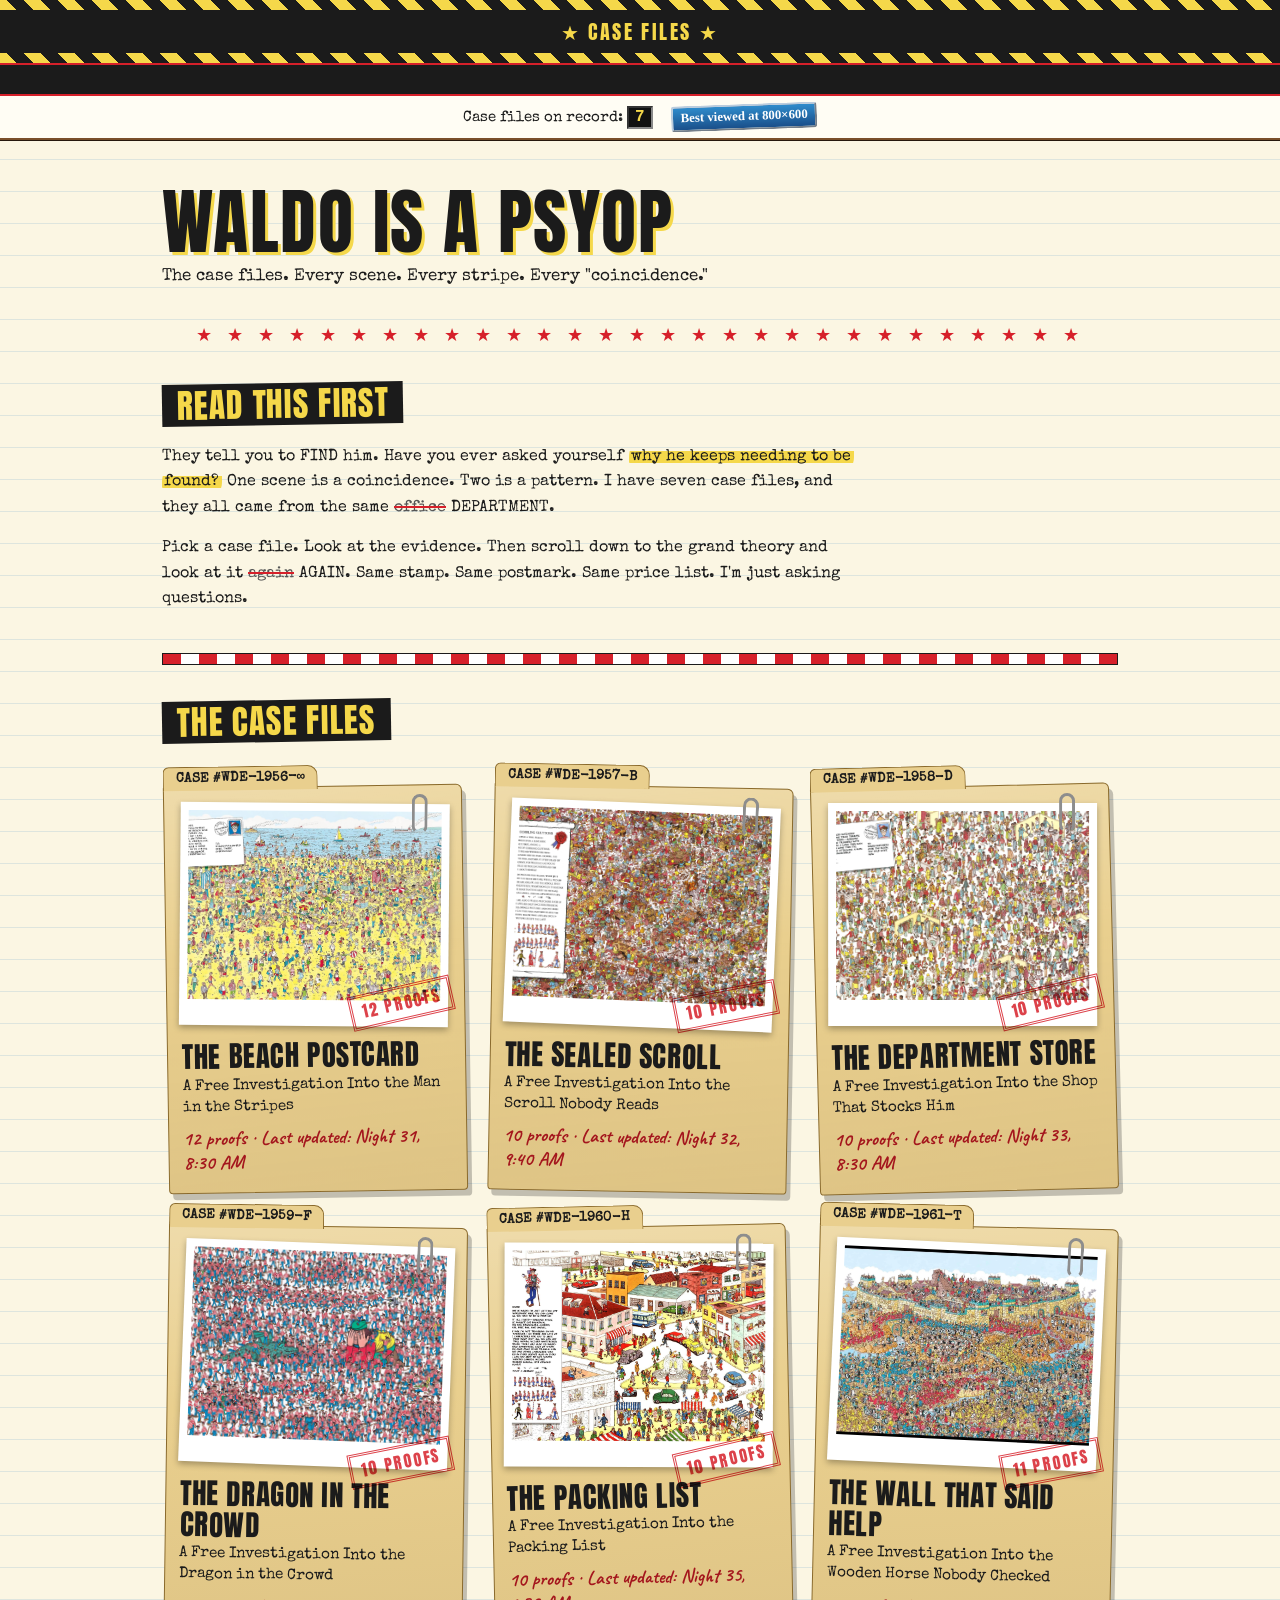
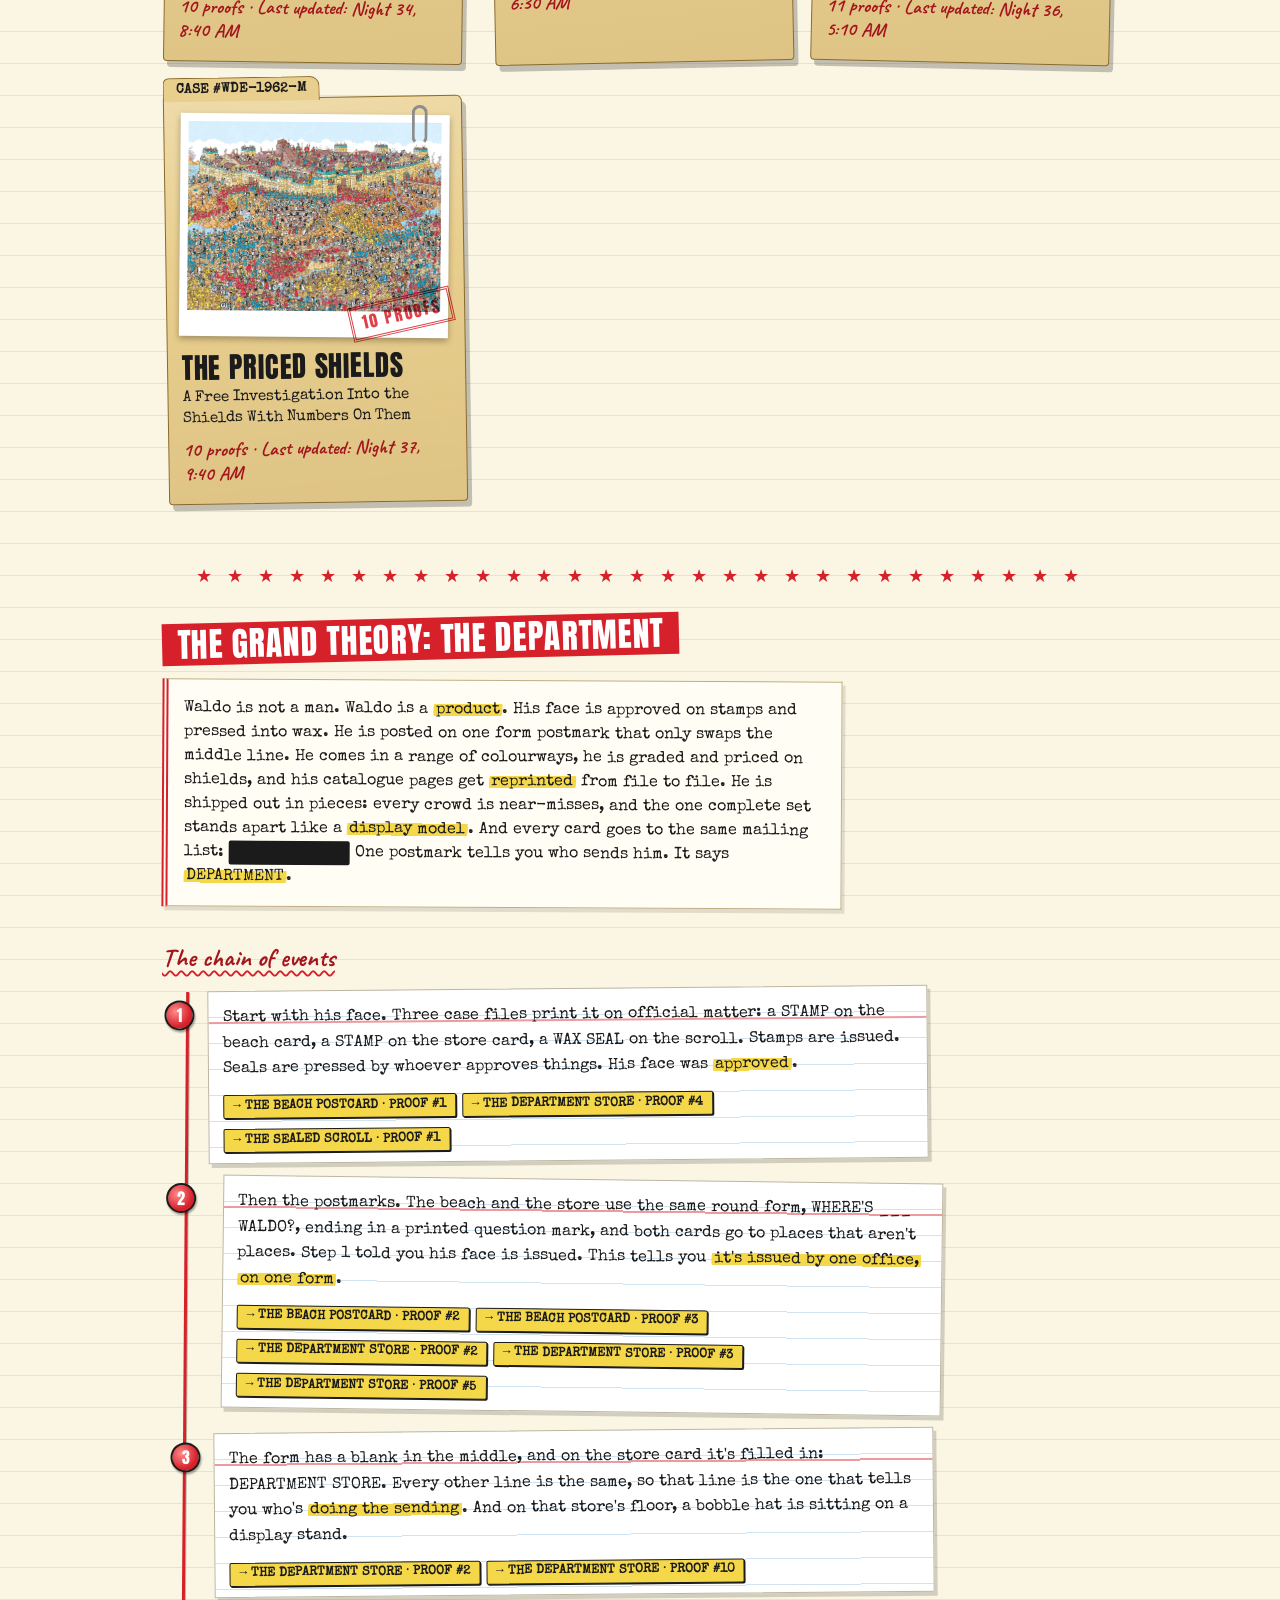
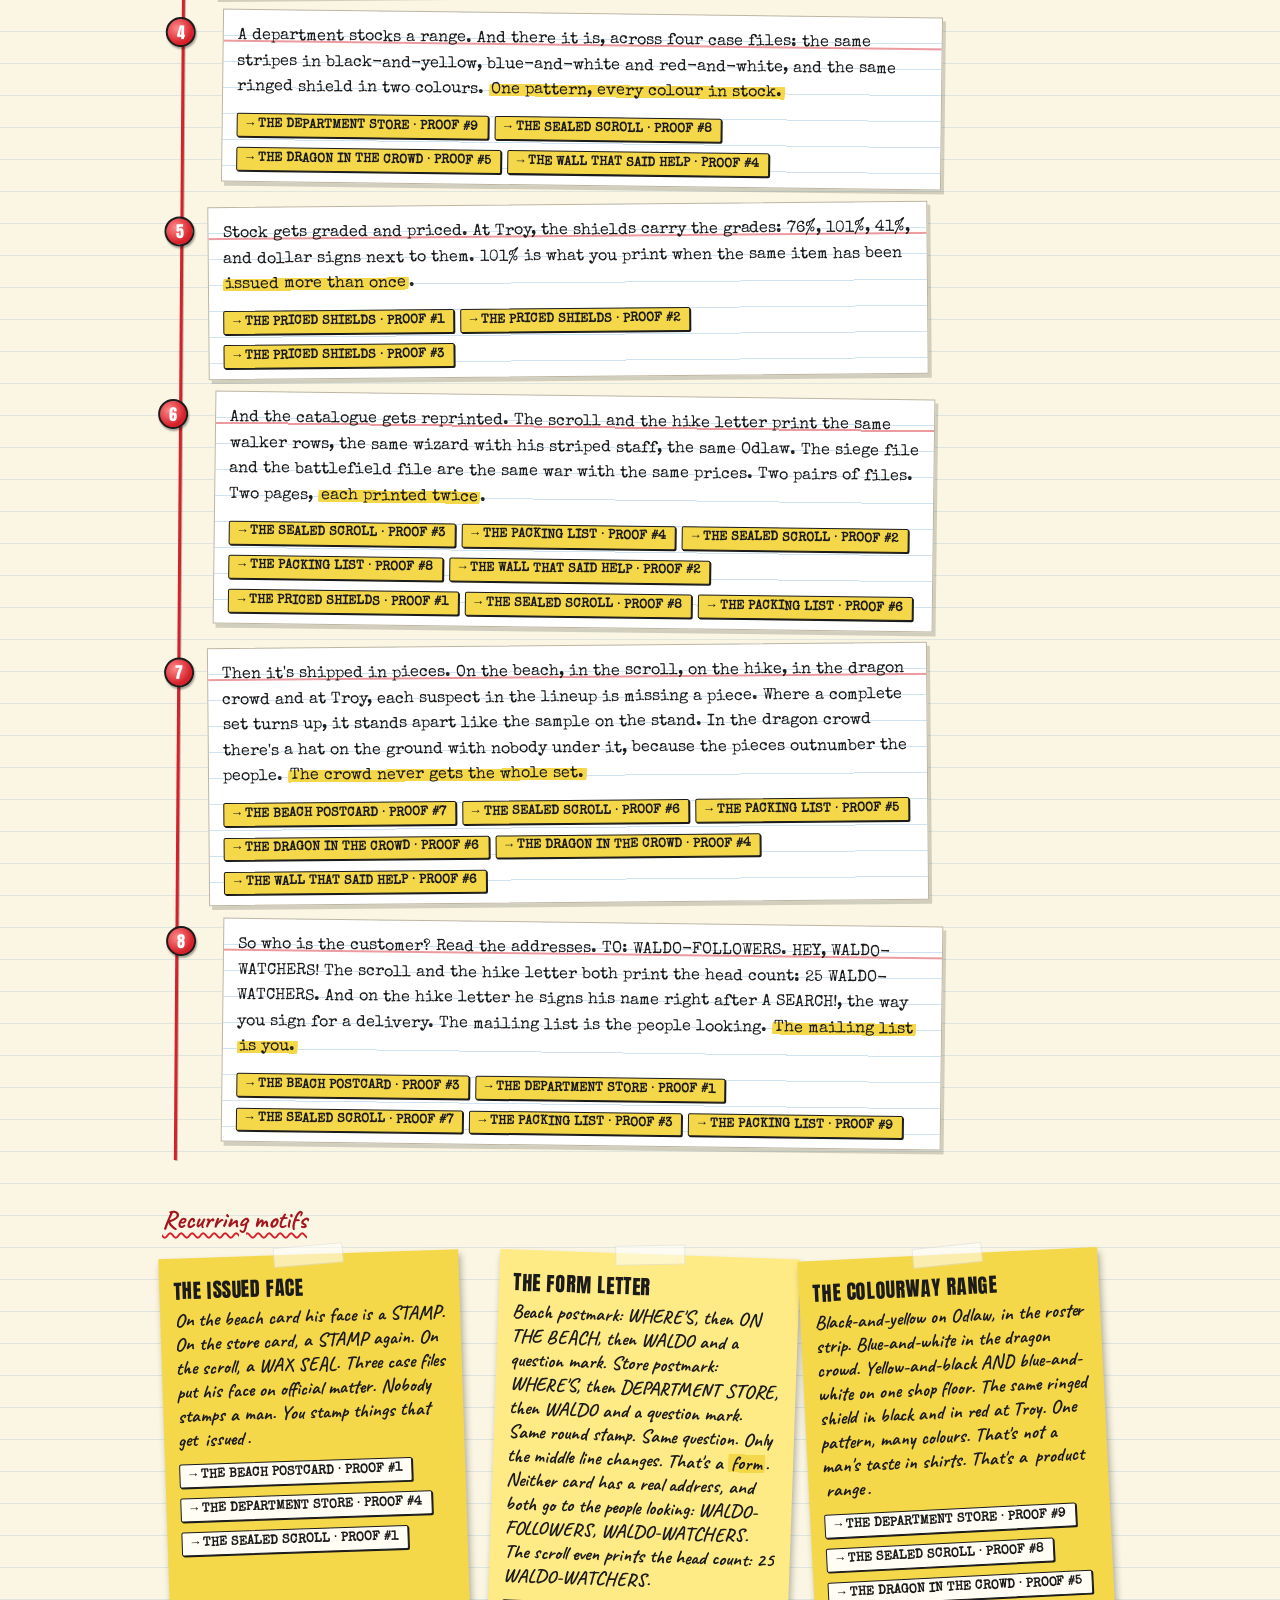
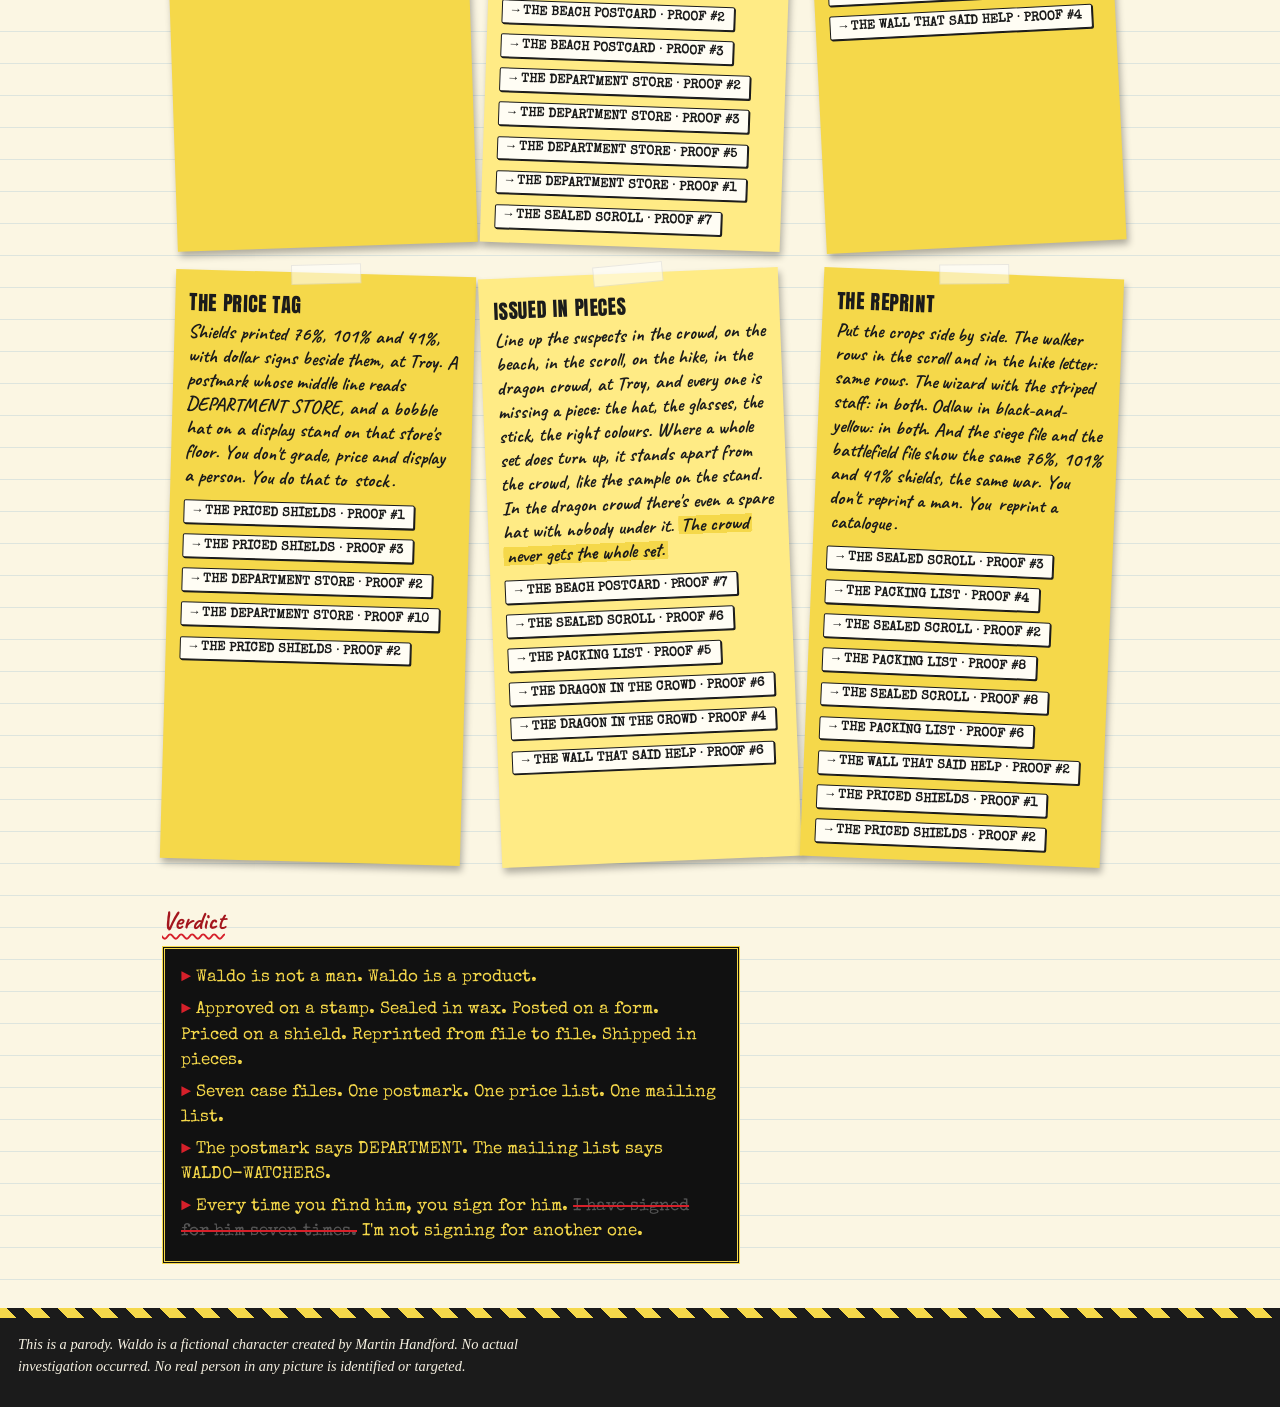
<file: index.html>
<!DOCTYPE html>
<html lang="en">
<head>
  <meta charset="utf-8">
  <meta name="viewport" content="width=device-width, initial-scale=1">
  <title>Case files</title>
  <link rel="icon" href="data:,">
  <link rel="preconnect" href="https://fonts.googleapis.com">
  <link rel="preconnect" href="https://fonts.gstatic.com" crossorigin>
  <link href="https://fonts.googleapis.com/css2?family=Anton&family=Caveat:wght@400;700&family=Special+Elite&display=swap" rel="stylesheet">
  <link rel="stylesheet" href="assets/css/styles.css">
  <script src="assets/js/gallery.js" defer></script>
</head>
<body class="gallery-page">
  <a class="skip-link" href="#main">Skip to content</a>

  <header class="chrome">
    <div class="site-banner gallery-banner" role="note">★ CASE FILES ★</div>
    <div id="gallery-marquee" class="site-marquee" aria-hidden="true"></div>

    <div class="strip">
      <span class="strip-item">Case files on record: <span id="gallery-count" class="gallery-count">…</span></span>
      <span class="badge">Best viewed at 800×600</span>
    </div>
  </header>

  <main id="main">
    <section class="panel masthead" aria-labelledby="gallery-title">
      <h1 id="gallery-title" class="site-title"></h1>
      <p id="gallery-subtitle" class="site-subtitle"></p>
    </section>

    <hr class="rule rule--stars">

    <section class="panel" aria-labelledby="h-gallery-intro">
      <h2 id="h-gallery-intro" class="section-title">READ THIS FIRST</h2>
      <div id="gallery-intro" class="intro typewriter"></div>
    </section>

    <hr class="rule">

    <section class="panel" aria-labelledby="h-gallery-cards">
      <h2 id="h-gallery-cards" class="section-title">THE CASE FILES</h2>
      <p id="gallery-status" class="gallery-status" role="status" hidden></p>
      <ul id="gallery-cards" class="gallery-cards"></ul>
    </section>

    <section id="grand-theory" class="panel grand-theory" aria-labelledby="theory-title" tabindex="-1" hidden>
      <hr class="rule rule--stars">
      <h2 id="theory-title" class="section-title theory-title"></h2>
      <div id="theory-thesis" class="theory-thesis typewriter"></div>
      <h3 class="theory-subhead">The chain of events</h3>
      <ol id="theory-chain" class="theory-chain"></ol>
      <h3 class="theory-subhead">Recurring motifs</h3>
      <div id="theory-motifs" class="theory-motifs"></div>
      <h3 class="theory-subhead">Verdict</h3>
      <div id="theory-verdict" class="theory-verdict"></div>
    </section>
  </main>

  <footer class="site-footer">
    <p id="gallery-disclaimer" class="disclaimer"></p>
  </footer>
</body>
</html>
</file>
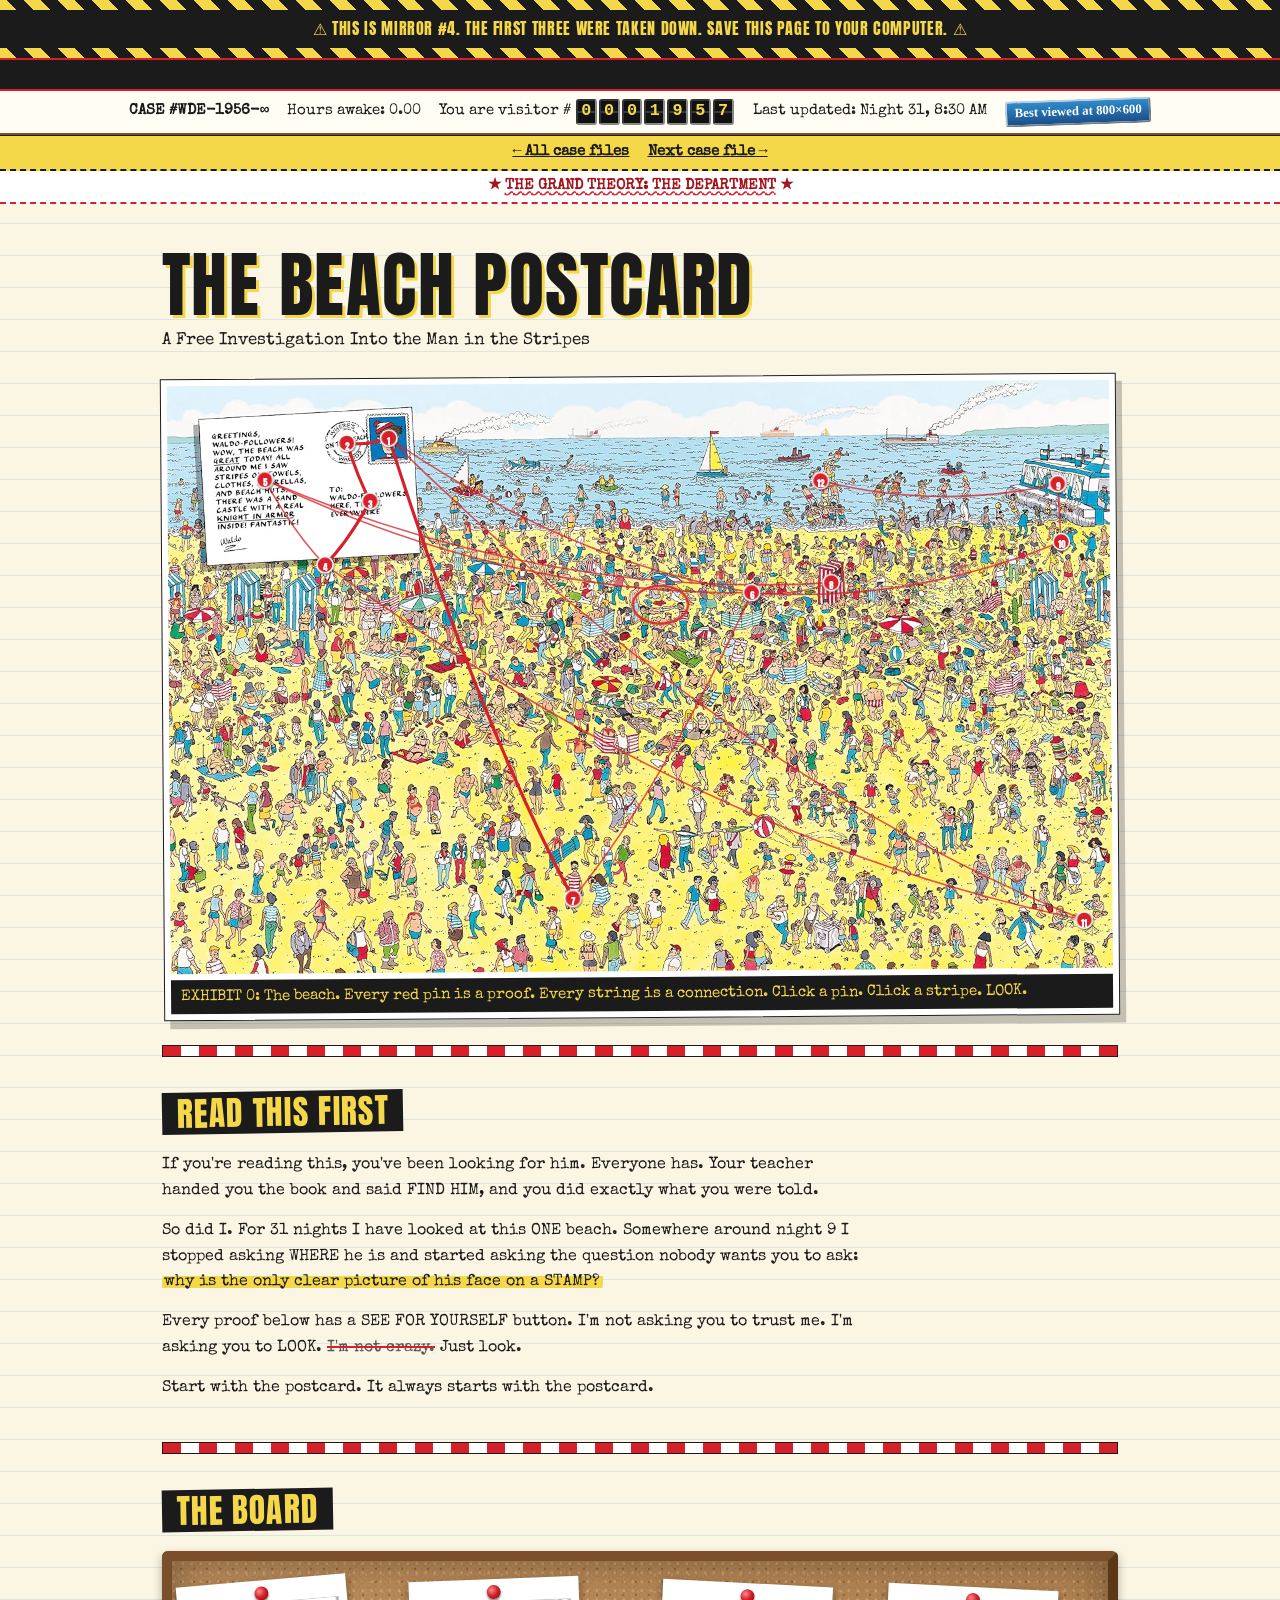
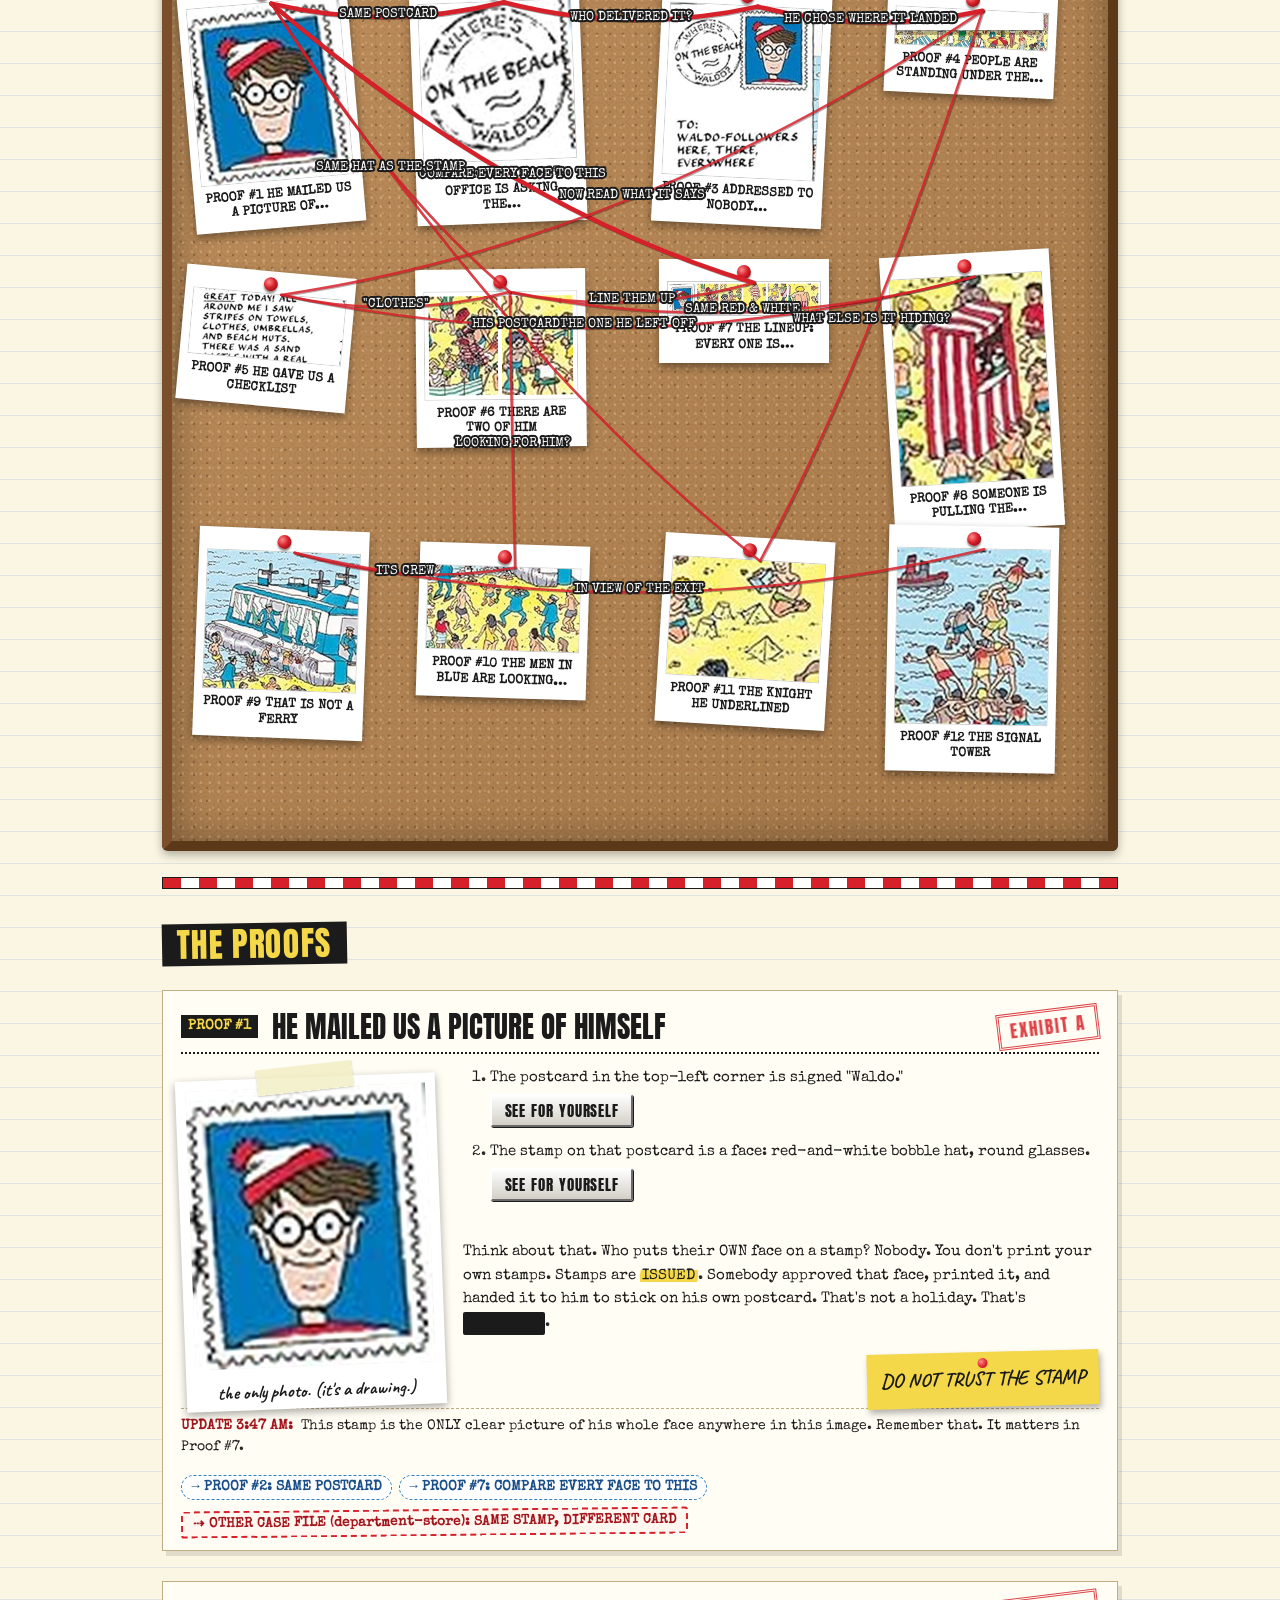
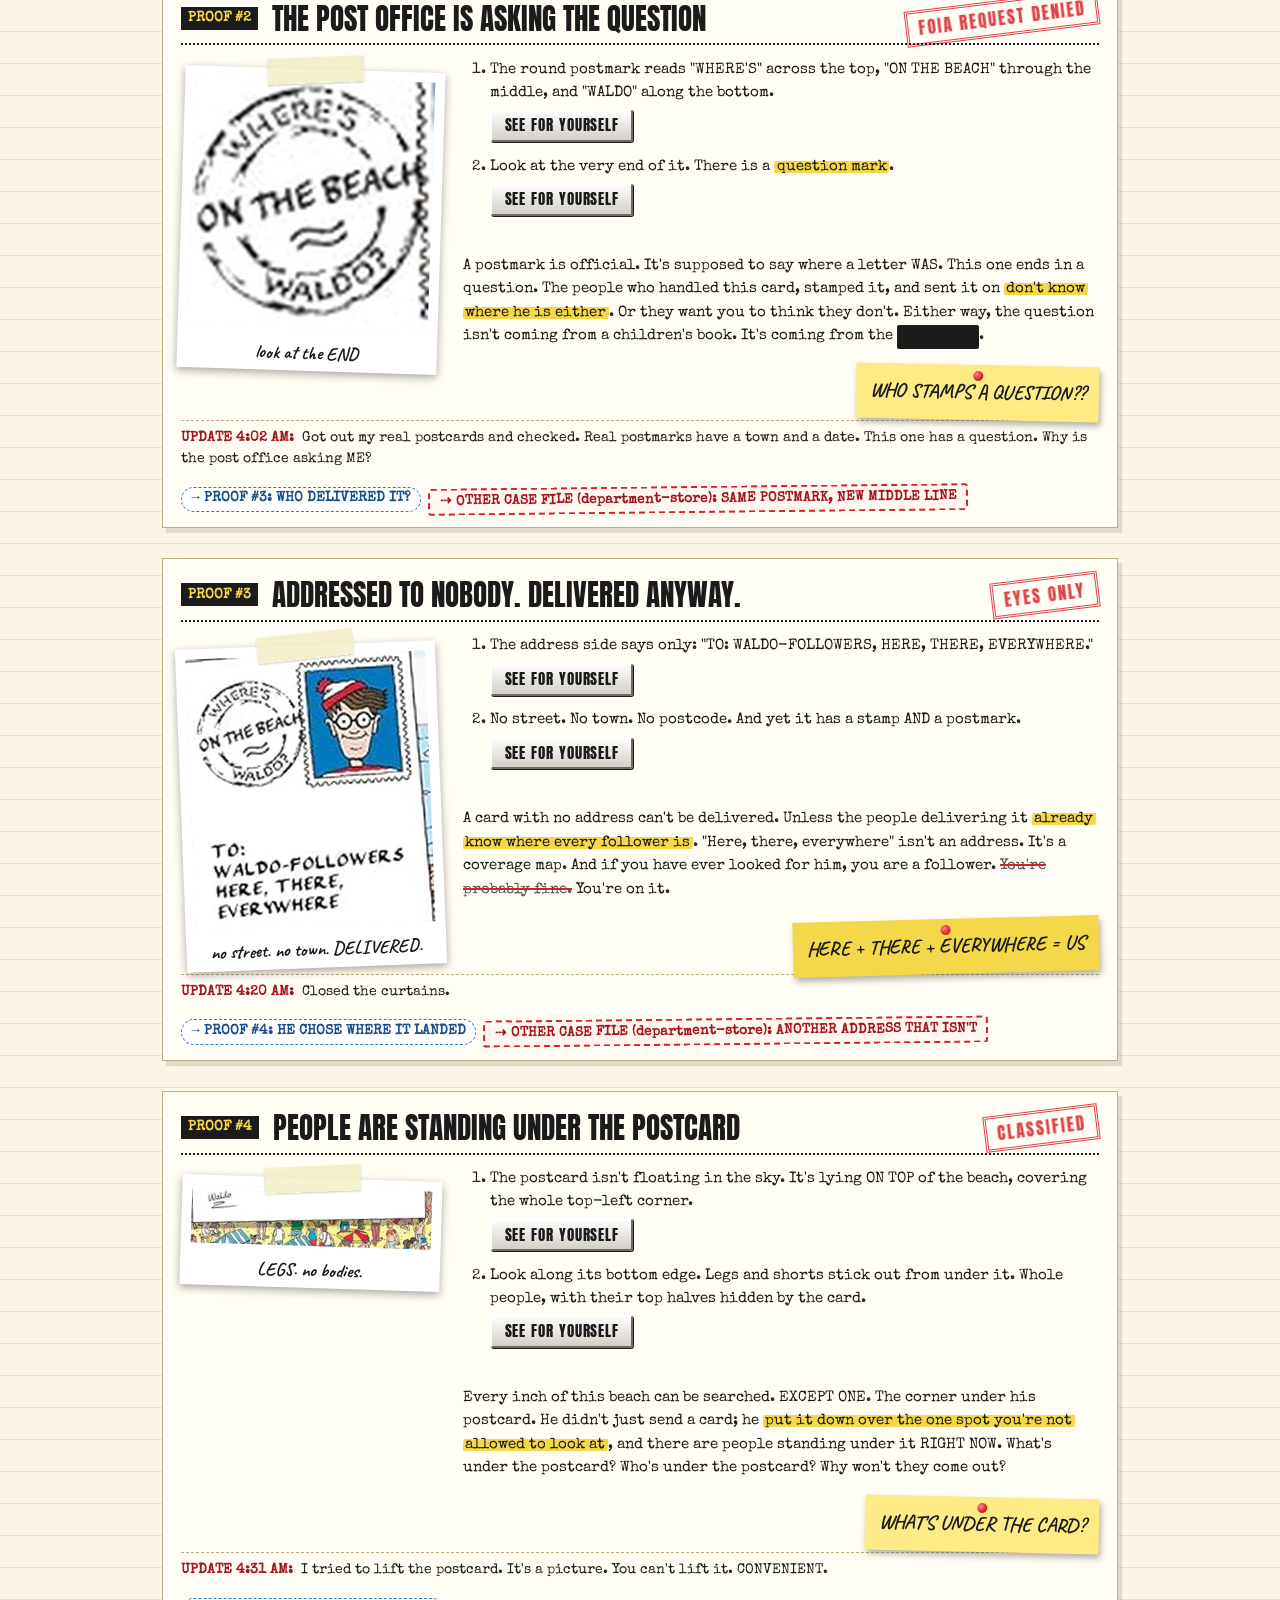
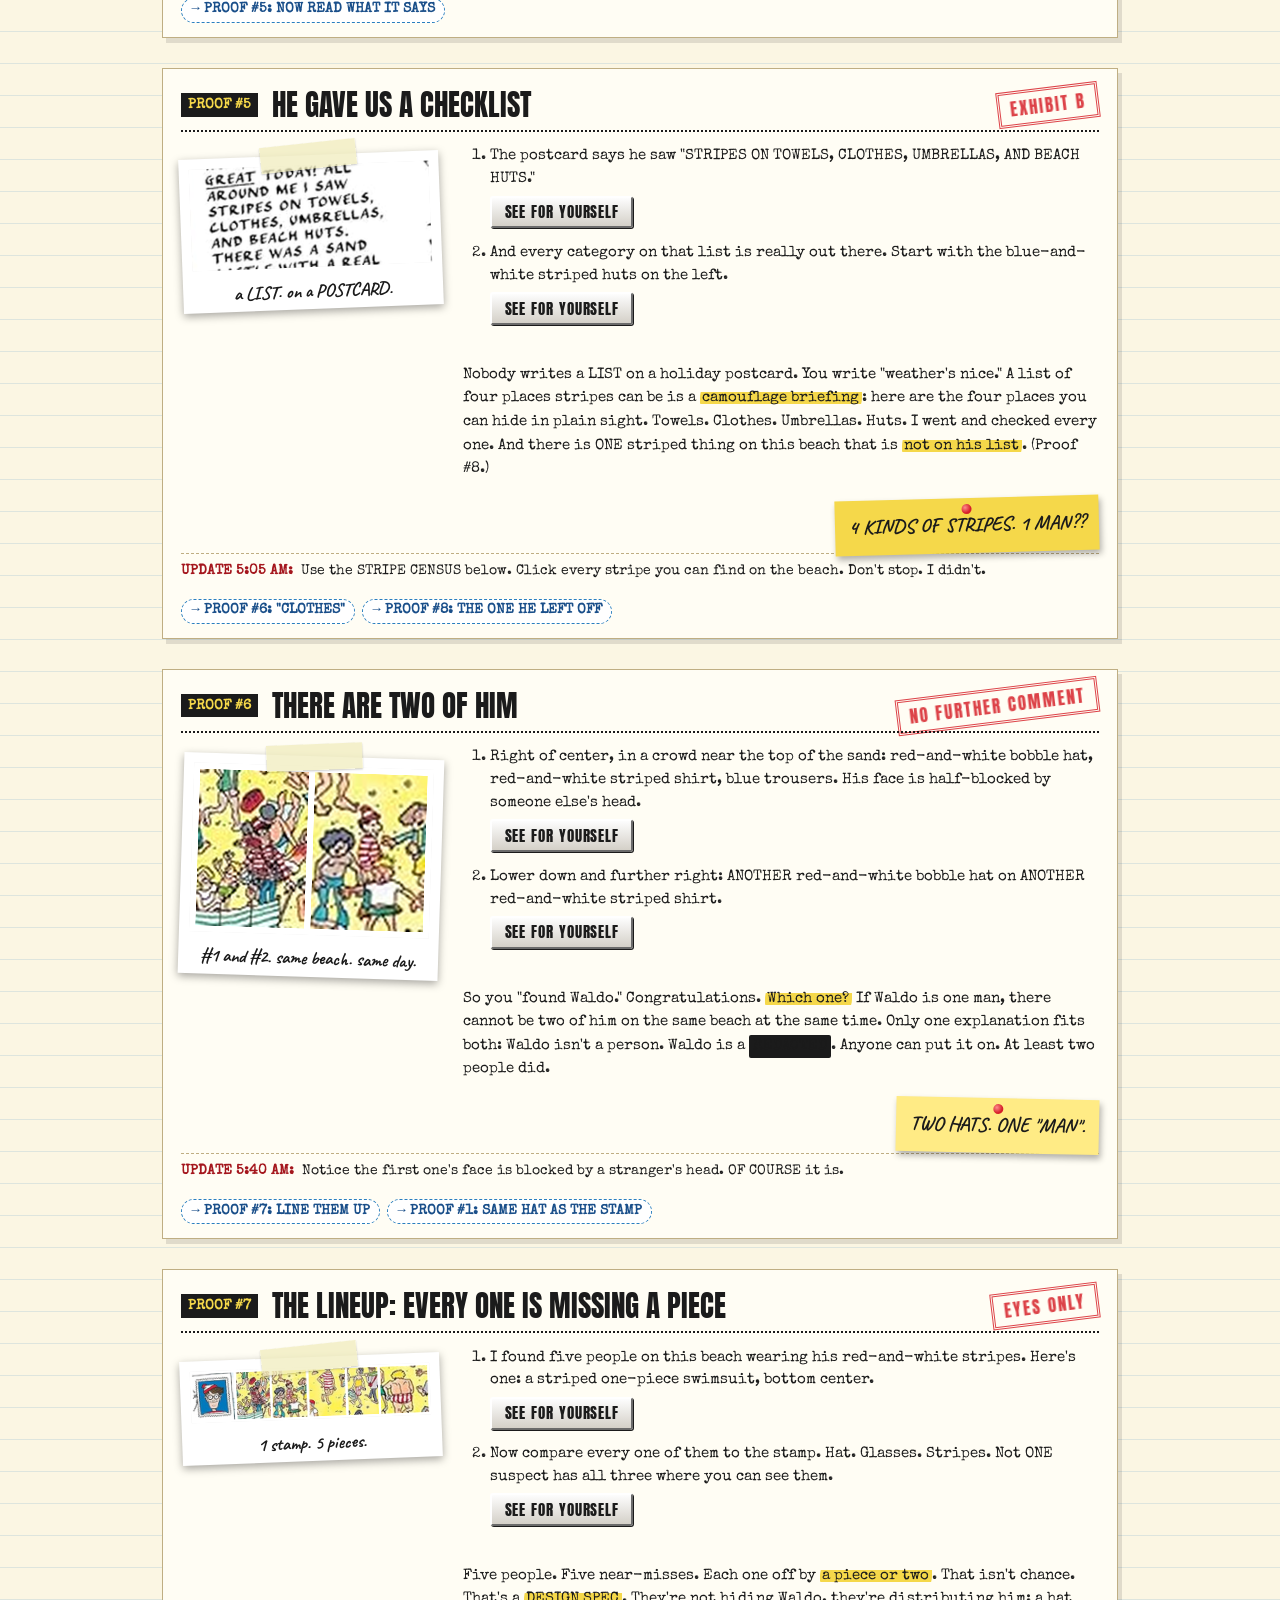
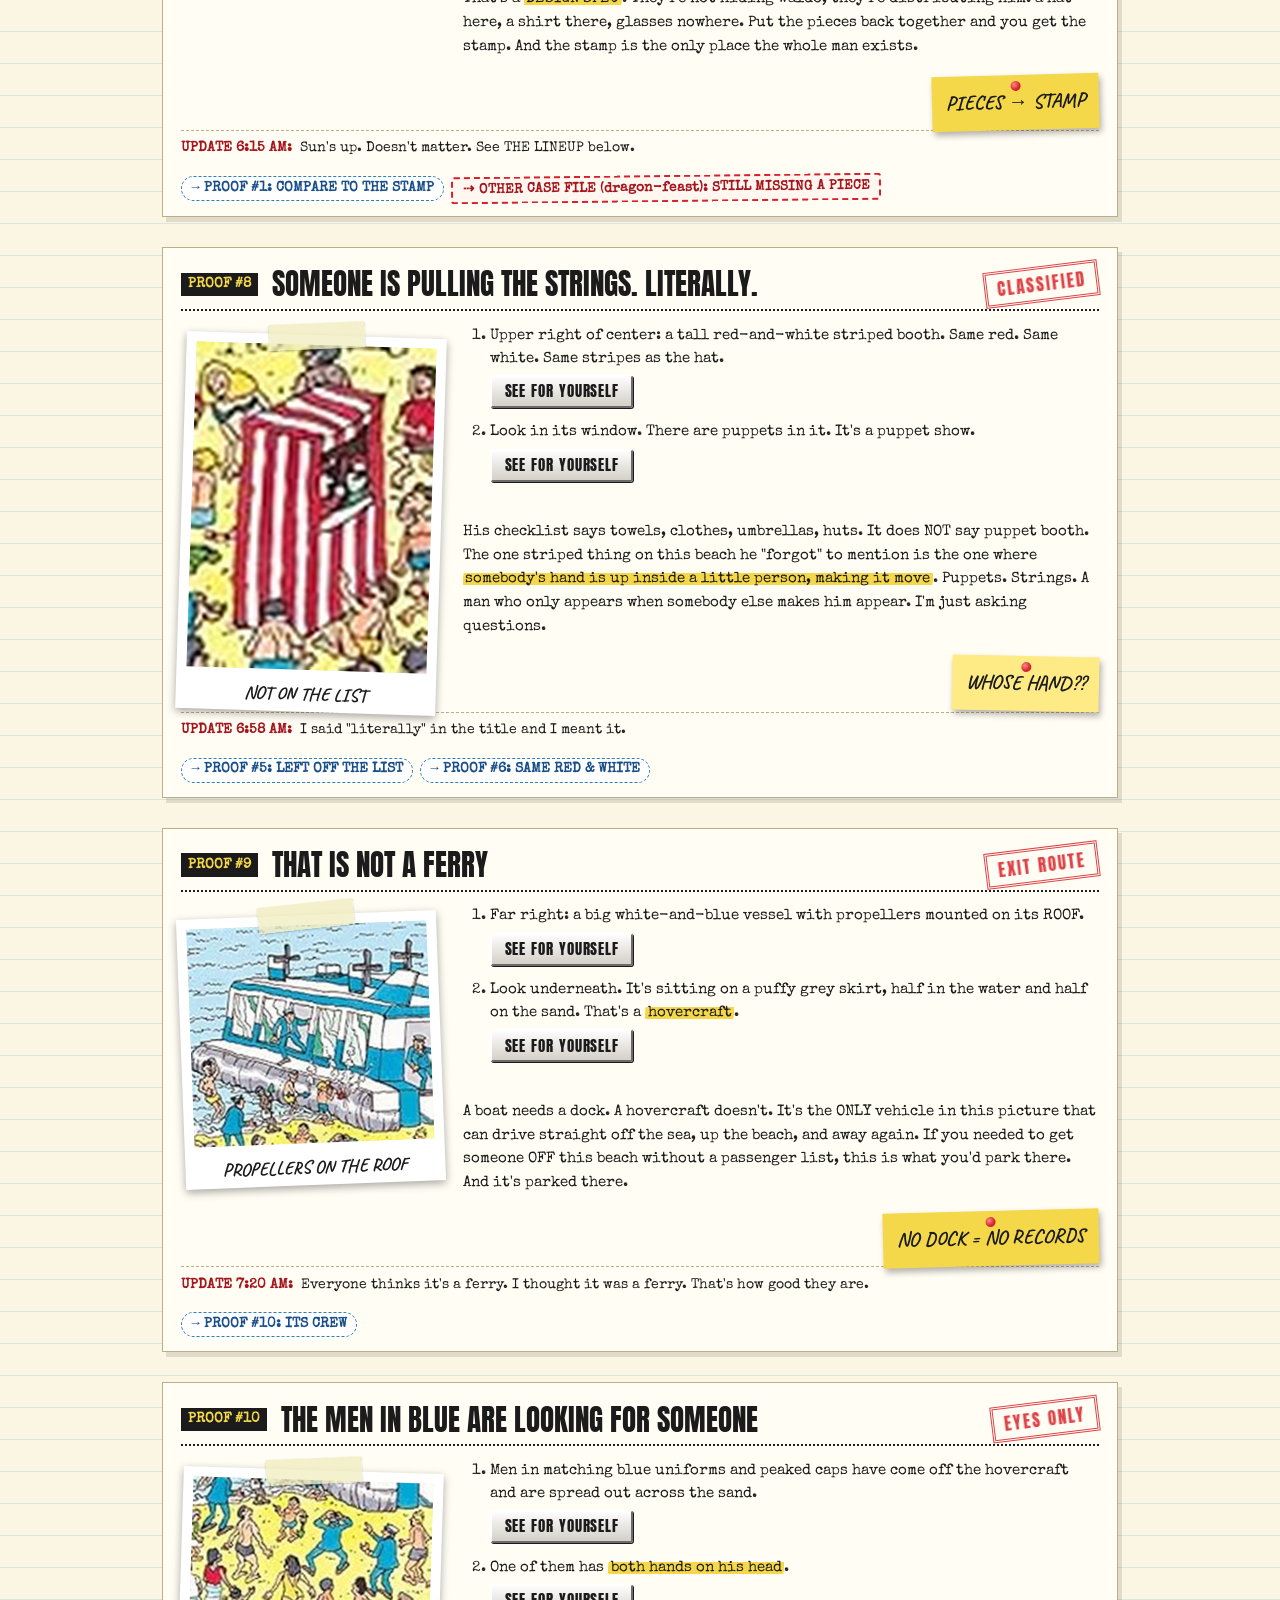
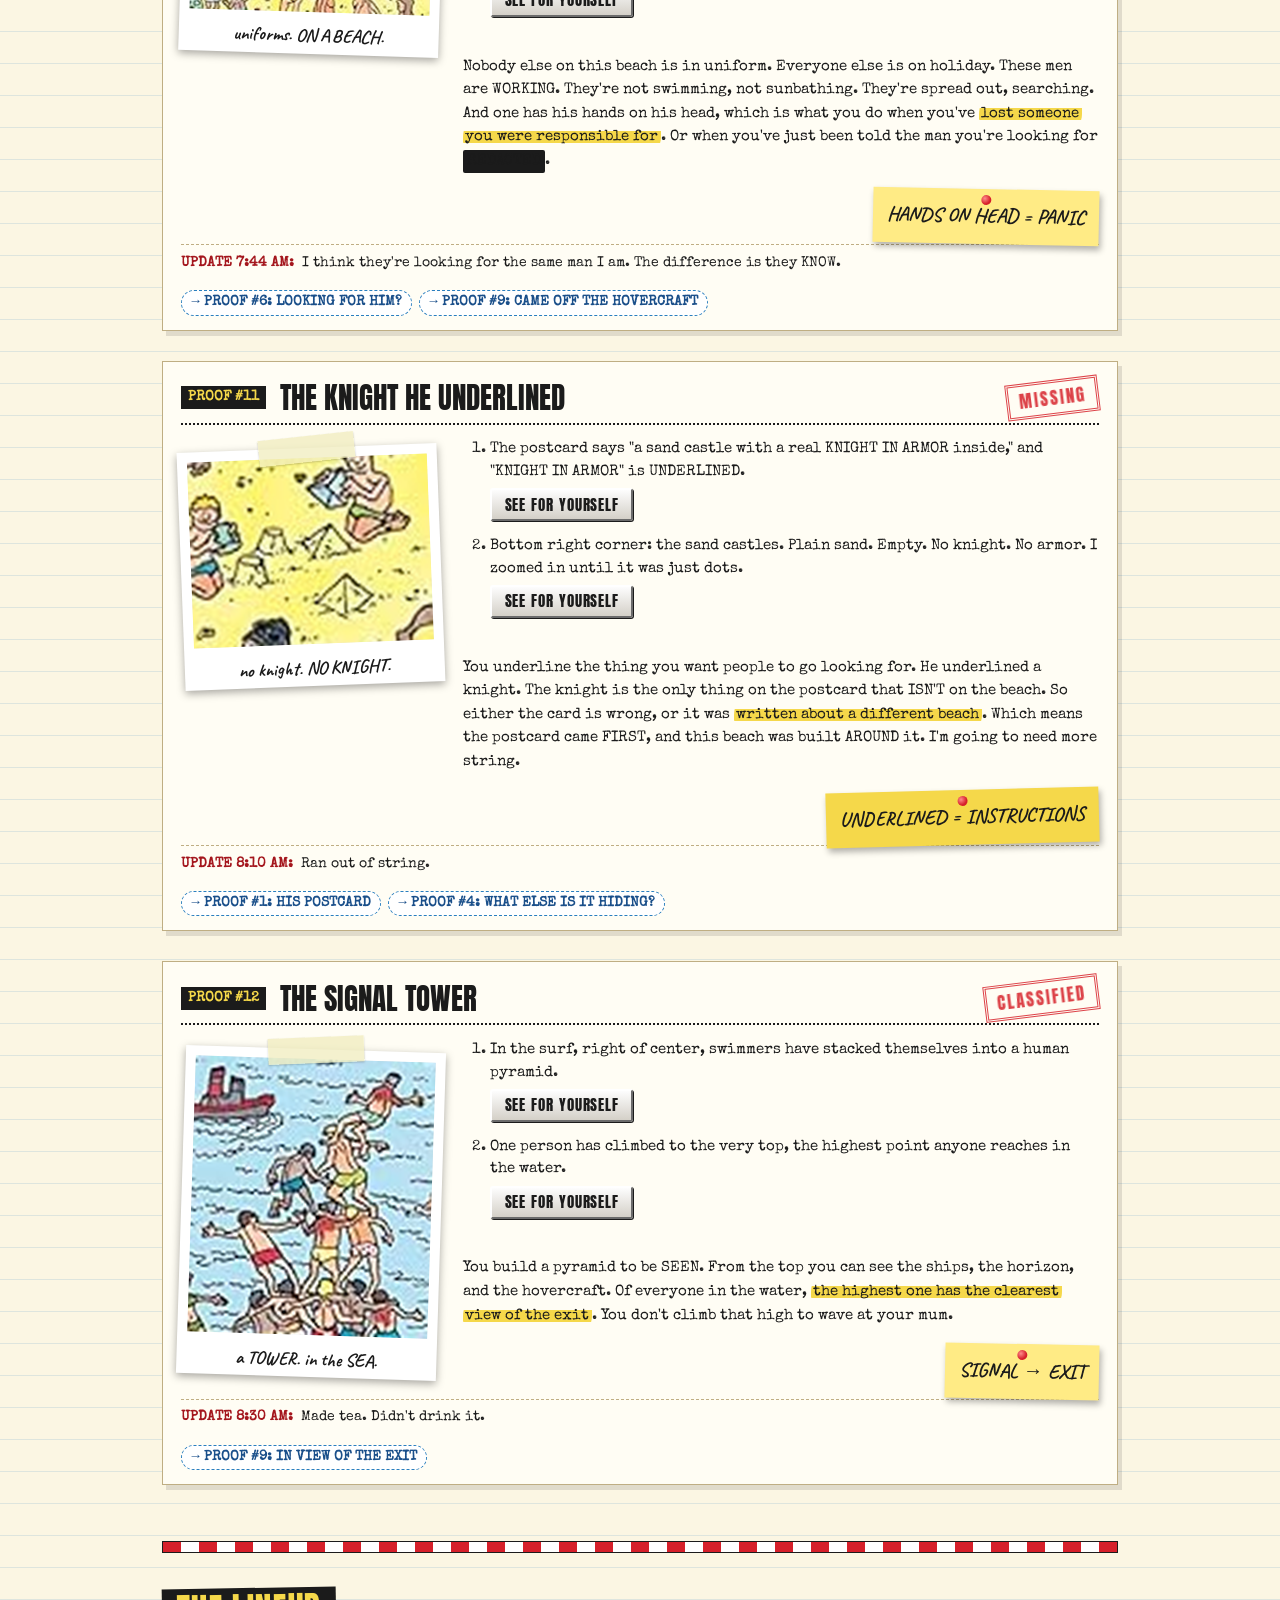
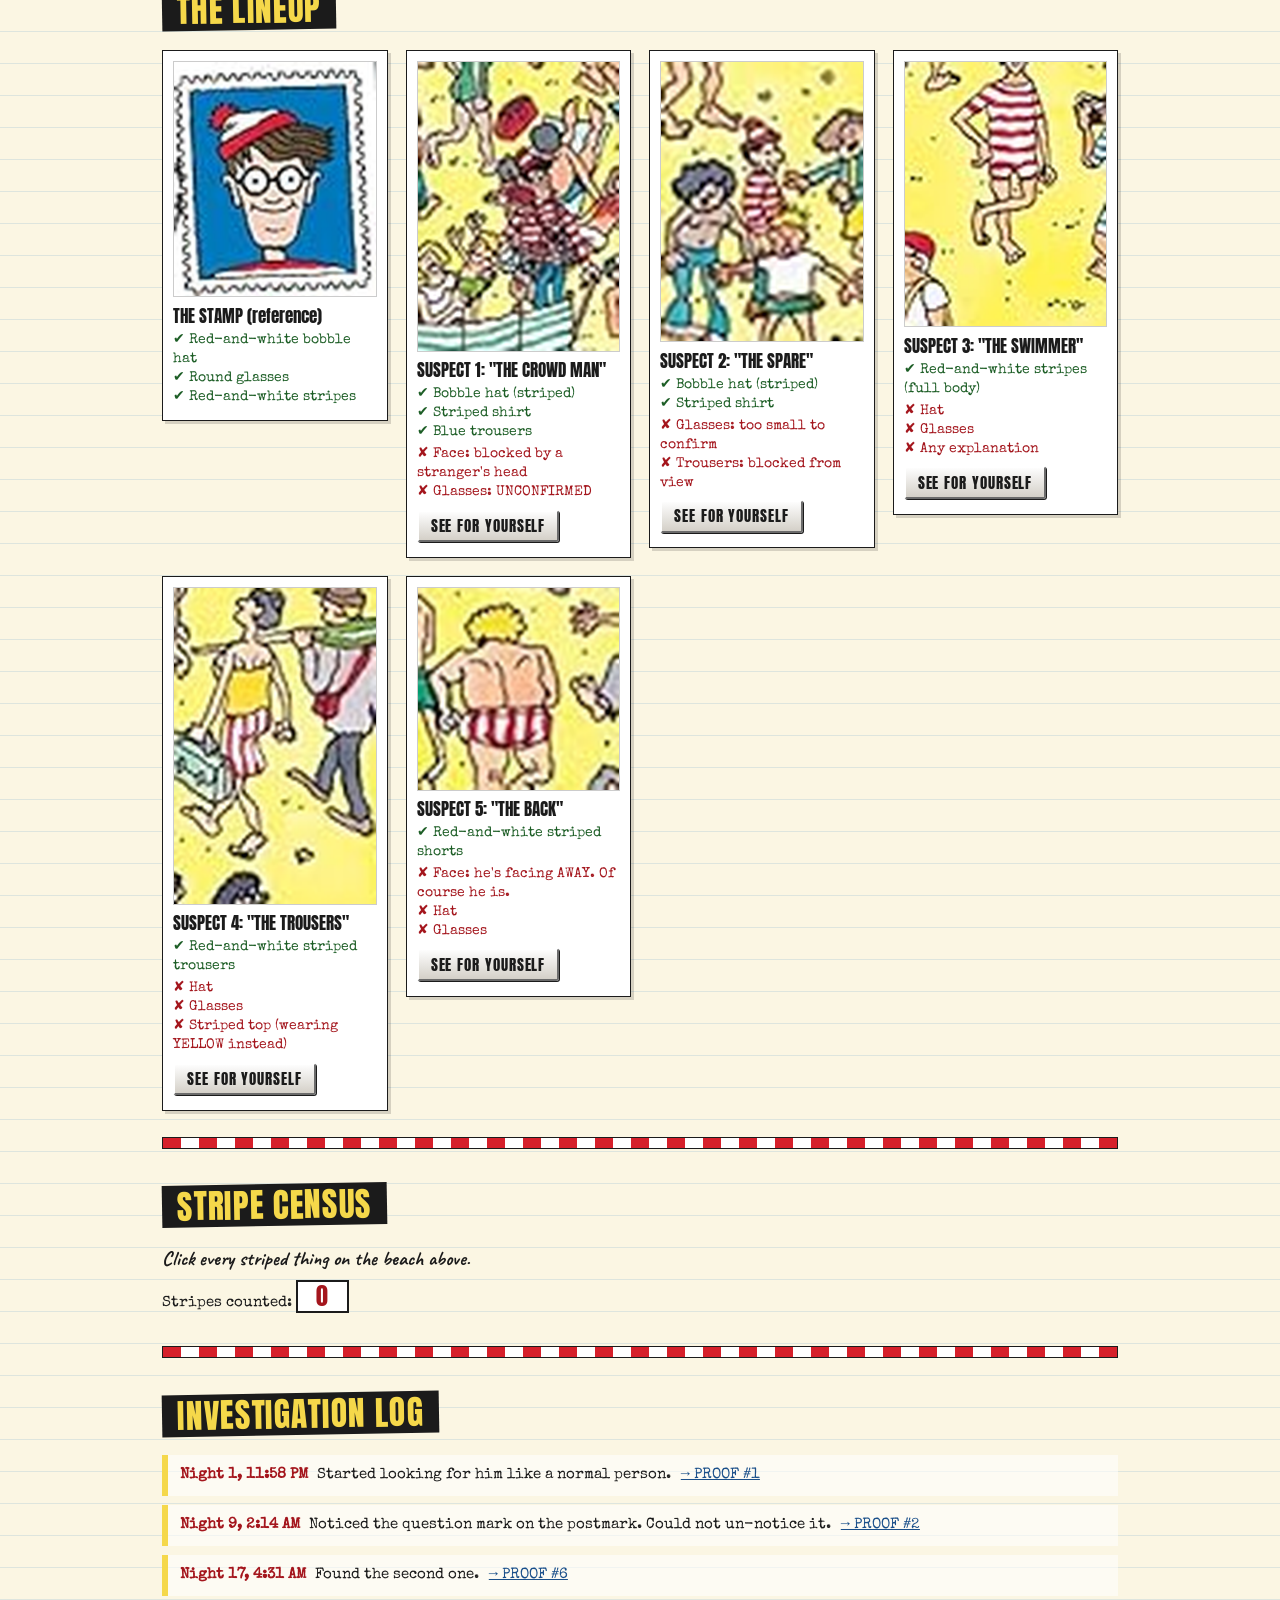
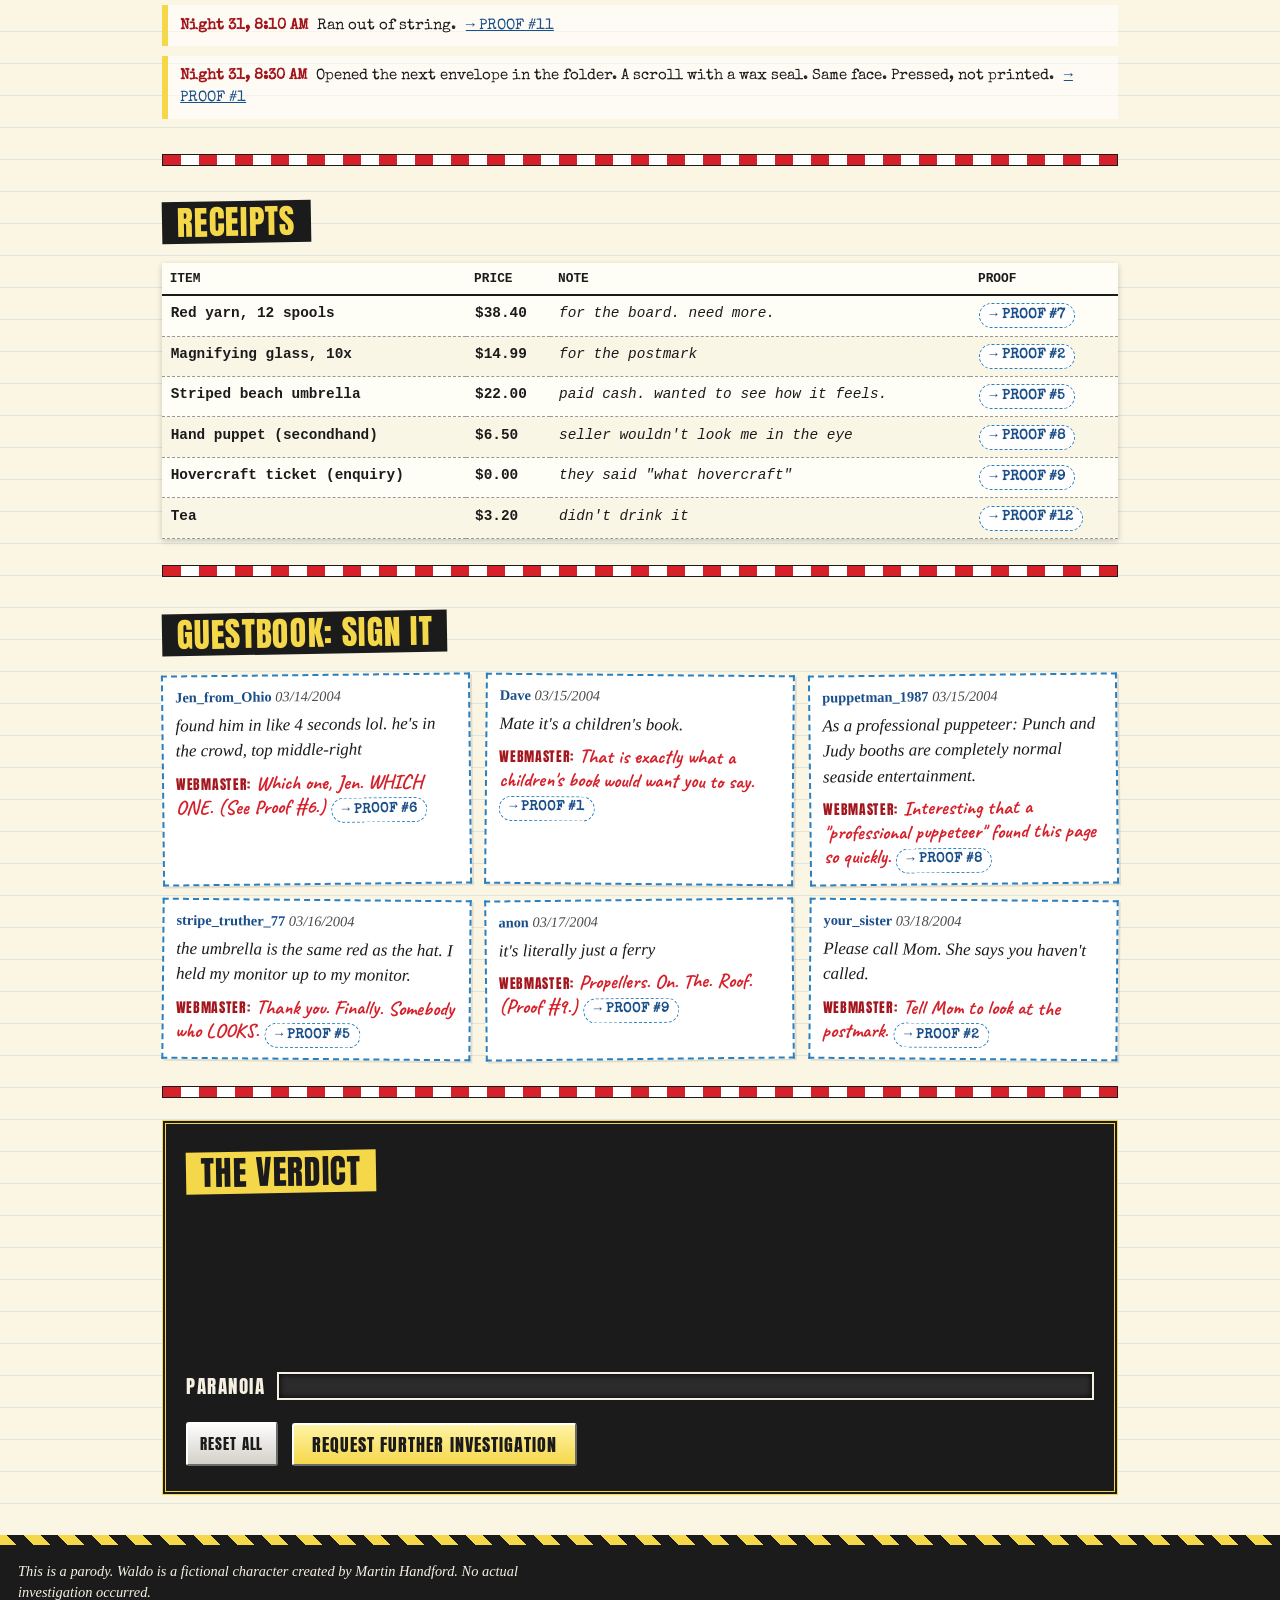
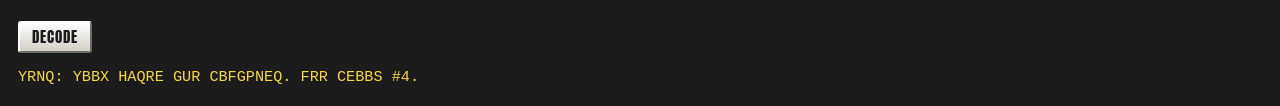
<file: scene.html>
<!DOCTYPE html>
<html lang="en">
<head>
  <meta charset="utf-8">
  <meta name="viewport" content="width=device-width, initial-scale=1">
  <title>Case file</title>
  <link rel="icon" href="data:,">
  <link rel="preconnect" href="https://fonts.googleapis.com">
  <link rel="preconnect" href="https://fonts.gstatic.com" crossorigin>
  <link href="https://fonts.googleapis.com/css2?family=Anton&family=Caveat:wght@400;700&family=Special+Elite&display=swap" rel="stylesheet">
  <link rel="stylesheet" href="assets/css/styles.css">
  <script src="assets/js/scene.js" defer></script>
</head>
<body>
  <a class="skip-link" href="#main">Skip to content</a>

  <header class="chrome">
    <div id="site-banner" class="site-banner" role="note"></div>
    <div id="site-marquee" class="site-marquee" aria-label="Ticker"><span class="marquee-track"></span></div>

    <div class="strip">
      <span class="strip-item"><span id="case-number" class="case-number"></span></span>
      <span id="case-clock" class="strip-item"></span>
      <span class="strip-item">You are visitor #<span id="hit-counter" class="hit-counter" aria-live="off"></span></span>
      <span class="strip-item">Last updated: <span id="last-updated"></span></span>
      <span class="badge">Best viewed at 800×600</span>
    </div>

    <nav id="scene-nav" class="scene-nav" aria-label="Case files">
      <a class="scene-nav-home" href="index.html">← All case files</a>
    </nav>
    <p id="theory-link" class="theory-link" hidden></p>
  </header>

  <main id="main">
    <section id="case-missing" class="panel case-missing" role="alert" hidden>
      <h2 class="section-title">Case file not found.</h2>
      <p><a href="index.html">← Back to all case files</a></p>
    </section>

    <section class="panel masthead" id="sec-hero" aria-labelledby="site-title">
      <h1 id="site-title" class="site-title"></h1>
      <p id="site-subtitle" class="site-subtitle"></p>

      <figure id="hero" class="hero">
        <div class="hero-frame">
          <img id="hero-image" decoding="async">
          <svg id="hero-overlay" viewBox="0 0 100 100" preserveAspectRatio="none" aria-label="Pins, strings, and stripe hotspots on the scene"></svg>
        </div>
        <figcaption id="hero-caption" class="hero-caption"></figcaption>
      </figure>
    </section>

    <hr class="rule">

    <section class="panel" id="sec-intro" aria-labelledby="h-intro">
      <h2 id="h-intro" class="section-title">READ THIS FIRST</h2>
      <div id="intro" class="intro typewriter"></div>
    </section>

    <hr class="rule">

    <section class="panel cork-section" id="sec-board" aria-labelledby="h-board">
      <h2 id="h-board" class="section-title">THE BOARD</h2>
      <div id="board" class="board"></div>
    </section>

    <hr class="rule">

    <section class="panel" id="sec-proofs" aria-labelledby="h-proofs">
      <h2 id="h-proofs" class="section-title">THE PROOFS</h2>
      <div id="claims" class="claims"></div>
    </section>

    <hr class="rule">

    <section class="panel" id="sec-lineup" aria-labelledby="h-lineup">
      <h2 id="h-lineup" class="section-title">THE LINEUP</h2>
      <div id="lineup" class="lineup"></div>
    </section>

    <hr class="rule">

    <section class="panel" id="census" aria-labelledby="h-census">
      <h2 id="h-census" class="section-title">STRIPE CENSUS</h2>
      <p id="census-instructions" class="census-instr"></p>
      <p class="census-count-line">Stripes counted: <span id="census-count" class="census-count">0</span></p>
      <ol id="census-log" class="census-log" aria-live="polite"></ol>
    </section>

    <hr class="rule">

    <section class="panel" id="sec-log" aria-labelledby="h-log">
      <h2 id="h-log" class="section-title">INVESTIGATION LOG</h2>
      <ol id="updates" class="update-list"></ol>
    </section>

    <hr class="rule">

    <section class="panel" id="sec-receipts" aria-labelledby="h-receipts">
      <h2 id="h-receipts" class="section-title">RECEIPTS</h2>
      <div class="table-wrap">
        <table class="receipts">
          <caption class="sr-only">Receipts</caption>
          <thead>
            <tr><th scope="col">Item</th><th scope="col">Price</th><th scope="col">Note</th><th scope="col">Proof</th></tr>
          </thead>
          <tbody id="receipts"></tbody>
        </table>
      </div>
    </section>

    <hr class="rule">

    <section class="panel" id="sec-guestbook" aria-labelledby="h-guestbook">
      <h2 id="h-guestbook" class="section-title">GUESTBOOK: SIGN IT</h2>
      <div id="guestbook" class="guestbook"></div>
    </section>

    <hr class="rule">

    <section class="panel verdict" id="sec-verdict" aria-labelledby="h-verdict">
      <h2 id="h-verdict" class="section-title">THE VERDICT</h2>
      <div id="verdict-typewriter" class="verdict-typewriter typewriter" aria-live="polite"></div>

      <div class="meter-row">
        <span class="meter-label">Paranoia</span>
        <div id="paranoia-meter" class="paranoia-meter" role="meter" aria-valuemin="0" aria-valuemax="100" aria-valuenow="0" aria-label="Paranoia level" style="--level:0"></div>
      </div>

      <div class="verdict-actions">
        <button id="paranoia-reset" type="button" class="see-btn">Reset all</button>
        <button id="request-investigation" type="button" class="see-btn see-btn--big">Request Further Investigation</button>
      </div>
    </section>
  </main>

  <footer id="site-footer" class="site-footer">
    <p class="disclaimer"></p>
    <div class="cipher">
      <button id="cipher-toggle" type="button" class="see-btn">Toggle cipher</button>
      <code id="cipher-text" class="cipher-text" aria-live="polite"></code>
    </div>
  </footer>

  <dialog id="spotlight" class="spotlight" aria-labelledby="spotlight-caption">
    <button id="spotlight-close" type="button" class="spotlight-close">Close</button>
    <div id="spotlight-view" class="spotlight-view" role="img" aria-label="Zoomed view of the evidence region"></div>
    <p id="spotlight-caption" class="spotlight-caption"></p>
  </dialog>
</body>
</html>
</file>
<file: assets/css/styles.css>
/* Waldo Doesn't Exist: early-2000s homepage meets 3 a.m. corkboard. */

:root {
  --paper: #fbf6e3;
  --paper-card: #fffdf4;
  --sand: #f5d84a;
  --sea: #2a7fbf;
  --link: #1a4f8a;
  --link-visited: #5b2a86;
  --red: #d6202a;
  --red-ink: #a4161d;
  --ink: #1b1b1b;
  --cork: #b98752;
  --cork-dark: #5a3818;
  --cork-frame: #7a4f2a;
}

*,
*::before,
*::after {
  box-sizing: border-box;
}

html {
  scroll-behavior: smooth;
  -webkit-text-size-adjust: 100%;
}

body {
  margin: 0;
  background-color: var(--paper);
  background-image: repeating-linear-gradient(to bottom, transparent 0 31px, rgba(42, 127, 191, 0.14) 31px 32px);
  color: var(--ink);
  font: 17px/1.5 "Times New Roman", Times, serif;
  overflow-wrap: break-word;
  min-width: 0;
}

body.is-flickering {
  animation: flicker 0.5s steps(2, end) 6;
}

@keyframes flicker {
  0% { filter: none; }
  25% { filter: brightness(1.8) saturate(0); }
  50% { filter: none; }
  75% { filter: brightness(0.7) hue-rotate(20deg); }
  100% { filter: none; }
}

body.is-dragging {
  user-select: none;
  cursor: grabbing;
}

figure,
dl,
dd,
blockquote {
  margin: 0;
}

img {
  max-width: 100%;
  height: auto;
}

a {
  color: var(--link);
  text-decoration: underline;
}

a:visited {
  color: var(--link-visited);
}

:focus-visible {
  outline: 3px solid var(--link);
  outline-offset: 2px;
}

.sr-only {
  position: absolute !important;
  width: 1px;
  height: 1px;
  padding: 0;
  margin: -1px;
  overflow: hidden;
  clip: rect(0, 0, 0, 0);
  white-space: nowrap;
  border: 0;
}

.skip-link {
  position: absolute;
  left: -9999px;
  top: 0;
  z-index: 20;
  background: var(--sand);
  color: var(--ink);
  padding: 0.4em 0.8em;
}

.skip-link:focus {
  left: 8px;
  top: 8px;
}

main {
  max-width: 980px;
  margin: 0 auto;
  padding: 14px 12px 40px;
}

.panel {
  padding: 6px 0 4px;
  min-width: 0;
}

.typewriter,
.intro,
.verdict-typewriter {
  font-family: "Special Elite", "Courier New", monospace;
}

/* ---------- Chrome ---------- */

.site-banner {
  position: relative;
  background: var(--ink);
  color: var(--sand);
  font: 400 1rem/1.35 Anton, Impact, sans-serif;
  letter-spacing: 0.04em;
  text-align: center;
  padding: 18px 12px;
}

.site-banner::before,
.site-banner::after {
  content: "";
  position: absolute;
  left: 0;
  right: 0;
  height: 10px;
  background: repeating-linear-gradient(45deg, var(--sand) 0 12px, var(--ink) 12px 24px);
}

.site-banner::before { top: 0; }
.site-banner::after { bottom: 0; }

.site-marquee {
  overflow: hidden;
  white-space: nowrap;
  background: var(--ink);
  color: var(--sand);
  font: 700 0.95rem/1.4 "Special Elite", "Courier New", monospace;
  padding: 4px 0;
  border-top: 2px solid var(--red);
  border-bottom: 2px solid var(--red);
}

.marquee-track {
  display: inline-block;
  padding-left: 100%;
  animation: marquee 28s linear infinite;
  will-change: transform;
}

@keyframes marquee {
  from { transform: translateX(0); }
  to { transform: translateX(-100%); }
}

.strip {
  display: flex;
  flex-wrap: wrap;
  align-items: center;
  justify-content: center;
  gap: 6px 18px;
  padding: 8px 12px;
  background: var(--paper-card);
  border-bottom: 3px ridge var(--cork-frame);
  font: 0.95rem/1.4 "Special Elite", "Courier New", monospace;
}

.case-number {
  font-weight: 700;
}

.hit-counter {
  display: inline-block;
  vertical-align: middle;
  margin-left: 0.25em;
}

.digit {
  display: inline-block;
  min-width: 1.1em;
  padding: 0.15em 0.2em;
  margin: 0 1px;
  background: linear-gradient(to bottom, #111 0 47%, #3a3a3a 47% 53%, #111 53%);
  color: var(--sand);
  font: 700 1.05rem/1 "Courier New", monospace;
  text-align: center;
  border: 2px inset #888;
  border-radius: 3px;
}

.badge {
  display: inline-block;
  background: linear-gradient(#2f8ccc, var(--link));
  color: #fff;
  font: 700 0.8rem/1 "Times New Roman", Times, serif;
  padding: 0.35em 0.6em;
  border: 2px outset #bcd;
  border-radius: 4px;
  transform: rotate(-2deg);
}

.skip-link:focus-visible {
  outline-color: var(--ink);
}

/* ---------- Masthead & hero ---------- */

.site-title {
  font: 400 clamp(2.2rem, 7vw, 4.5rem)/1 Anton, Impact, sans-serif;
  letter-spacing: 0.02em;
  margin: 0.35em 0 0.1em;
  text-shadow: 3px 3px 0 var(--sand);
}

.site-subtitle {
  font: 1.05rem/1.4 "Special Elite", "Courier New", monospace;
  margin: 0 0 0.4em;
}

.hero {
  position: relative;
  margin: 18px 0 0;
  background: #fff;
  padding: 6px;
  border: 1px solid var(--ink);
  box-shadow: 6px 8px 0 rgba(0, 0, 0, 0.22);
  transform: rotate(-0.4deg);
}

.hero-frame {
  position: relative;
  line-height: 0;
}

.hero-frame #hero-image {
  display: block;
  width: 100%;
  height: auto;
}

#hero-overlay {
  position: absolute;
  top: 0;
  left: 0;
  width: 100%;
  height: 100%;
  overflow: visible;
  pointer-events: none;
}

.hero-caption {
  font: 0.95rem/1.45 "Special Elite", "Courier New", monospace;
  background: var(--ink);
  color: var(--sand);
  padding: 6px 10px;
  margin-top: 6px;
}

/* Hero overlay: pins */
.pin {
  pointer-events: auto;
  cursor: pointer;
  outline: none;
}

.pin-head {
  fill: var(--red);
  stroke: #fff;
  stroke-width: 2.5;
  r: 13px;
  filter: drop-shadow(1px 2px 1px rgba(0, 0, 0, 0.5));
}

.pin-num {
  fill: #fff;
  font: 700 14px/1 Anton, Impact, sans-serif;
  text-anchor: middle;
  dominant-baseline: central;
  pointer-events: none;
}

.pin:hover .pin-head,
.pin.is-active .pin-head {
  stroke: var(--sand);
  stroke-width: 4;
}

.pin:focus-visible {
  filter: drop-shadow(0 0 4px var(--sand)) drop-shadow(0 0 2px var(--ink));
}

.pin:focus-visible .pin-head {
  stroke: var(--sand);
  stroke-width: 5;
}

/* Hero overlay: strings */
.hero-string {
  fill: none;
  stroke: var(--red);
  stroke-width: 2.5;
  stroke-opacity: 0.75;
  stroke-linecap: round;
  pointer-events: stroke;
  transition: stroke-width 0.2s, stroke-opacity 0.2s;
}

.hero-string.is-active,
.hero-string.is-lit {
  stroke-opacity: 1;
  stroke-width: 5;
}

.hero-string.is-pulsing {
  animation: pulse-string 1.1s ease-in-out infinite;
}

@keyframes pulse-string {
  0%, 100% { stroke-width: 2.5; stroke-opacity: 0.6; }
  50% { stroke-width: 6; stroke-opacity: 1; }
}

.string-label {
  fill: #fff;
  stroke: var(--ink);
  stroke-width: 4px;
  stroke-linejoin: round;
  paint-order: stroke fill;
  font: 400 15px/1 "Special Elite", "Courier New", monospace;
  text-anchor: middle;
  letter-spacing: 0.02em;
  pointer-events: none;
}

/* Hero overlay: census hotspots */
.stripe-hit {
  fill: transparent;
  stroke: transparent;
  stroke-width: 3;
  pointer-events: all;
  cursor: pointer;
  outline: none;
}

.stripe-hit:hover,
.stripe-hit:focus-visible {
  stroke: #fff;
  stroke-dasharray: 8 5;
  fill: rgba(255, 255, 255, 0.12);
  filter: drop-shadow(0 0 1.5px var(--ink));
}

.stripe-hit.is-counted {
  fill: rgba(214, 32, 42, 0.35);
  stroke: rgba(214, 32, 42, 0.9);
  stroke-dasharray: none;
}

/* Hero overlay: drifting red marker */
.red-circle {
  fill: none;
  stroke: var(--red);
  stroke-width: 4;
  stroke-linecap: round;
  opacity: 0.9;
  pointer-events: none;
  transform-box: fill-box;
  transform-origin: center;
  animation: drift 9s ease-in-out infinite alternate;
  filter: drop-shadow(0 0 1px #fff);
}

@keyframes drift {
  0% { transform: translate(-40px, -10px) rotate(-4deg); }
  50% { transform: translate(35px, 14px) rotate(3deg); }
  100% { transform: translate(-10px, 30px) rotate(-2deg); }
}

/* ---------- Section headings & rules ---------- */

.section-title {
  display: inline-block;
  font: 400 clamp(1.5rem, 4vw, 2.1rem)/1.1 Anton, Impact, sans-serif;
  letter-spacing: 0.02em;
  background: var(--ink);
  color: var(--sand);
  padding: 0.1em 0.45em 0.05em;
  margin: 0.2em 0 0.6em;
  transform: rotate(-1deg);
}

.rule {
  display: block;
  height: 12px;
  margin: 22px 0;
  border: 1px solid var(--ink);
  background: repeating-linear-gradient(90deg, var(--red) 0 18px, #fff 18px 36px);
}

.intro {
  max-width: 70ch;
  font-size: 1rem;
  line-height: 1.6;
}

.intro p {
  margin: 0 0 0.9em;
}

/* ---------- Corkboard ---------- */

.board {
  position: relative;
  overflow: hidden;
  min-height: 0;
  display: flex;
  flex-direction: column;
  gap: 18px;
  padding: 24px 14px;
  border: 10px solid;
  border-color: var(--cork-frame) var(--cork-dark) var(--cork-dark) var(--cork-frame);
  border-radius: 6px;
  background-color: var(--cork);
  background-image:
    radial-gradient(circle at 20% 30%, rgba(255, 230, 190, 0.25) 0 1.2px, transparent 1.6px),
    radial-gradient(circle at 70% 60%, rgba(60, 30, 10, 0.28) 0 1px, transparent 1.5px),
    radial-gradient(circle at 40% 80%, rgba(255, 220, 170, 0.18) 0 1px, transparent 1.4px),
    linear-gradient(135deg, rgba(255, 255, 255, 0.05), rgba(0, 0, 0, 0.1)),
    repeating-radial-gradient(circle at 50% 50%, rgba(90, 50, 20, 0.08) 0 1px, transparent 1px 4px);
  background-size: 9px 9px, 13px 13px, 17px 17px, 100% 100%, 23px 23px;
  box-shadow: inset 0 0 40px rgba(0, 0, 0, 0.35), 0 4px 10px rgba(0, 0, 0, 0.3);
}

.board-card {
  position: static;
  width: 100%;
  max-width: 300px;
  margin: 0 auto;
  padding: 22px 8px 10px;
  background: #fff;
  color: var(--ink);
  box-shadow: 0 4px 8px rgba(0, 0, 0, 0.4);
  text-align: center;
  cursor: grab;
  user-select: none;
  z-index: 1;
}

.board-card:focus-visible {
  outline: 3px solid var(--sand);
  outline-offset: 3px;
}

.board-card.is-active {
  z-index: 4;
  box-shadow: 0 0 0 3px var(--sand), 0 8px 16px rgba(0, 0, 0, 0.5);
}

.pushpin {
  position: absolute;
  top: 6px;
  left: 50%;
  width: 14px;
  height: 14px;
  margin-left: -7px;
  border-radius: 50%;
  background: radial-gradient(circle at 35% 35%, #ff8a8a, var(--red) 45%, #6e0a10);
  box-shadow: 0 2px 2px rgba(0, 0, 0, 0.45);
}

.board-thumb {
  display: block;
  width: 100%;
  height: auto;
  background: #ddd;
  border: 1px solid #ccc;
}

.board-title {
  display: block;
  margin-top: 6px;
  font: 700 0.8rem/1.2 "Special Elite", "Courier New", monospace;
  overflow-wrap: anywhere;
}

#board-strings {
  position: absolute;
  top: 0;
  left: 0;
  width: 100%;
  height: 100%;
  overflow: visible;
  pointer-events: none;
  z-index: 2;
  display: none;
}

.board-string {
  fill: none;
  stroke: var(--red);
  stroke-width: 2.5;
  stroke-linecap: round;
  opacity: 0.85;
  pointer-events: stroke;
  filter: drop-shadow(1px 1px 0 rgba(0, 0, 0, 0.35));
  transition: stroke-width 0.2s;
}

.board-string.is-lit,
.board-string.is-active {
  stroke-width: 4.5;
  opacity: 1;
}

.board-label {
  fill: #fff;
  stroke: var(--ink);
  stroke-width: 4px;
  stroke-linejoin: round;
  paint-order: stroke fill;
  font: 400 13px/1 "Special Elite", "Courier New", monospace;
  text-anchor: middle;
  pointer-events: none;
}

/* ---------- Claims ---------- */

.claims {
  margin-top: 4px;
}

.claim {
  position: relative;
  min-width: 0;
  margin: 0 0 30px;
  padding: 18px 18px 14px;
  background: var(--paper-card);
  border: 1px solid #bfae83;
  box-shadow: 4px 5px 0 rgba(27, 27, 27, 0.12);
}

.claim.is-active {
  outline: 3px solid var(--sand);
  outline-offset: 4px;
}

.claim-head {
  display: flex;
  flex-wrap: wrap;
  align-items: center;
  gap: 0.4em 0.8em;
  padding-bottom: 0.4em;
  margin-bottom: 0.8em;
  border-bottom: 2px dotted var(--ink);
}

.claim-num {
  font: 700 0.9rem/1 "Special Elite", "Courier New", monospace;
  background: var(--ink);
  color: var(--sand);
  padding: 0.3em 0.5em;
}

.claim-title {
  flex: 1 1 220px;
  margin: 0;
  font: 400 clamp(1.35rem, 3.2vw, 1.8rem)/1.1 Anton, Impact, sans-serif;
  overflow-wrap: anywhere;
}

.claim-body {
  display: flex;
  flex-direction: column;
  gap: 12px;
}

.polaroid {
  position: relative;
  width: min(100%, 280px);
  margin: 12px auto 16px;
  padding: 10px 10px 42px;
  background: #fff;
  box-shadow: 0 3px 8px rgba(0, 0, 0, 0.35);
  transform: rotate(-2.2deg);
}

.claim:nth-child(even) .polaroid {
  transform: rotate(1.8deg);
}

.crop {
  display: block;
  width: 100%;
  height: auto;
  background: #ddd;
  object-fit: contain;
}

.scrawl {
  position: absolute;
  left: 10px;
  right: 10px;
  bottom: 8px;
  font: 700 1.15rem/1.1 Caveat, cursive;
  text-align: center;
  color: var(--ink);
}

.tape {
  position: absolute;
  top: -12px;
  left: 50%;
  z-index: 1;
  width: 96px;
  height: 26px;
  margin-left: -48px;
  background: rgba(240, 236, 190, 0.75);
  box-shadow: 0 1px 2px rgba(0, 0, 0, 0.2);
  transform: rotate(-4deg);
  pointer-events: none;
}

.claim.is-seen .polaroid::after {
  content: "VIEWED";
  position: absolute;
  left: 10px;
  top: 35%;
  padding: 0.1em 0.4em;
  border: 3px double var(--sea);
  color: var(--link);
  font: 400 1.1rem/1 Anton, Impact, sans-serif;
  letter-spacing: 0.1em;
  background: rgba(255, 255, 255, 0.5);
  mix-blend-mode: multiply;
  transform: rotate(-14deg);
}

.facts {
  margin: 0 0 0.6em;
  padding-left: 1.8em;
  font: 0.95rem/1.5 "Special Elite", "Courier New", monospace;
}

.fact {
  margin-bottom: 0.6em;
}

.fact-text {
  display: block;
}

.leap {
  margin: 0.4em 0 0.8em;
  font: 0.95rem/1.55 "Special Elite", "Courier New", monospace;
}

mark {
  background: linear-gradient(transparent 12%, var(--sand) 12%, var(--sand) 88%, transparent 88%);
  color: inherit;
  padding: 0 0.15em;
  border-radius: 2px 9px 3px 8px / 9px 2px 8px 3px;
  -webkit-box-decoration-break: clone;
  box-decoration-break: clone;
}

s {
  color: #555;
  text-decoration: line-through;
  text-decoration-color: var(--red);
  text-decoration-thickness: 2px;
}

.redact {
  display: inline;
  margin: 0;
  padding: 0 0.25em;
  font: inherit;
  line-height: inherit;
  color: var(--ink);
  background: var(--ink);
  border: 0;
  border-radius: 2px;
  cursor: pointer;
}

.redact:hover {
  background: #333;
}

.redact.is-revealed {
  background: #fff3c4;
  color: var(--red-ink);
  text-decoration: line-through;
  text-decoration-color: var(--red);
  text-decoration-thickness: 2px;
}

.redact:focus-visible {
  outline-color: var(--sand);
}

.sticky {
  position: relative;
  margin: 8px 6px 4px;
  padding: 14px 14px 16px;
  background: var(--sand);
  color: var(--ink);
  font: 700 1.25rem/1.25 Caveat, cursive;
  box-shadow: 2px 4px 6px rgba(0, 0, 0, 0.3);
  transform: rotate(-1.5deg);
}

.sticky::before {
  content: "";
  position: absolute;
  top: 6px;
  left: 50%;
  width: 10px;
  height: 10px;
  margin-left: -5px;
  border-radius: 50%;
  background: radial-gradient(circle at 35% 35%, #ff8a8a, var(--red) 60%);
}

.claim:nth-child(even) .sticky {
  background: #ffeb85;
  transform: rotate(1.2deg);
}

.rubber-stamp {
  display: inline-block;
  max-width: 100%;
  padding: 0.35em 0.6em;
  border: 3px double var(--red);
  color: var(--red);
  font: 400 1.05rem/1.1 Anton, Impact, sans-serif;
  letter-spacing: 0.12em;
  text-transform: uppercase;
  background: transparent;
  opacity: 0.85;
  mix-blend-mode: multiply;
  transform: rotate(-7deg);
}

.claim-head .rubber-stamp {
  margin-left: auto;
}

.claim-update {
  margin: 0;
  padding-top: 0.5em;
  border-top: 1px dashed #bfae83;
  font: 0.9rem/1.45 "Special Elite", "Courier New", monospace;
}

.update-time {
  margin-right: 0.3em;
  color: var(--red-ink);
  font-weight: 700;
  white-space: nowrap;
}

.claim-links {
  display: flex;
  flex-wrap: wrap;
  gap: 0.4em;
  margin: 0.8em 0 0;
  padding: 0;
  list-style: none;
}

.link-chip {
  display: inline-block;
  max-width: 100%;
  padding: 0.2em 0.7em;
  border: 1px dashed var(--sea);
  border-radius: 999px;
  background: #fff;
  color: var(--link);
  font: 700 0.85rem/1.3 "Special Elite", "Courier New", monospace;
  text-decoration: none;
  overflow-wrap: anywhere;
}

.link-chip:visited {
  color: var(--link-visited);
}

.link-chip:hover {
  background: #eef6fc;
  text-decoration: underline;
}

/* ---------- Buttons ---------- */

.see-btn {
  display: inline-block;
  margin: 0.3em 0.3em 0.3em 0;
  padding: 0.35em 0.8em;
  border: 2px solid;
  border-color: #fff #6b6b6b #6b6b6b #fff;
  border-radius: 3px;
  background: linear-gradient(#fdfdfd, #d4d0c8);
  color: var(--ink);
  box-shadow: 1px 1px 0 var(--ink);
  font: 400 0.95rem/1.2 Anton, Impact, sans-serif;
  letter-spacing: 0.06em;
  text-transform: uppercase;
  cursor: pointer;
}

.see-btn:hover {
  background: linear-gradient(#fff, #e4e0d8);
}

.see-btn:active {
  border-color: #6b6b6b #fff #fff #6b6b6b;
  box-shadow: none;
  transform: translate(1px, 1px);
}

.see-btn--big {
  background: linear-gradient(#fff3a6, var(--sand));
  font-size: 1.1rem;
  padding: 0.5em 1em;
}

/* ---------- Lineup ---------- */

.lineup {
  display: grid;
  grid-template-columns: repeat(auto-fill, minmax(min(100%, 190px), 1fr));
  gap: 18px;
  align-items: start;
}

.lineup .rubber-stamp {
  grid-column: 1 / -1;
  justify-self: center;
}

.suspect {
  position: relative;
  min-width: 0;
  padding: 10px;
  background: #fff;
  border: 1px solid var(--ink);
  box-shadow: 3px 3px 0 rgba(0, 0, 0, 0.15);
}

.suspect .crop {
  border: 1px solid #ccc;
}

.suspect-name {
  margin: 0.5em 0 0.3em;
  font: 400 1.05rem/1.2 Anton, Impact, sans-serif;
  overflow-wrap: anywhere;
}

.suspect-has,
.suspect-missing {
  margin: 0.2em 0;
  padding: 0;
  list-style: none;
  font: 0.85rem/1.4 "Special Elite", "Courier New", monospace;
}

.suspect-has li {
  color: #1d5e26;
}

.suspect-missing li {
  color: var(--red-ink);
}

/* ---------- Census ---------- */

.census-instr {
  margin: 0 0 0.4em;
  font: 700 1.25rem/1.3 Caveat, cursive;
}

.census-count-line {
  margin: 0 0 0.5em;
  font: 0.95rem "Special Elite", "Courier New", monospace;
}

.census-count {
  display: inline-block;
  min-width: 2.2em;
  padding: 0 0.3em;
  background: #fff;
  border: 2px solid var(--ink);
  color: var(--red-ink);
  font: 400 1.5rem/1.2 Anton, Impact, sans-serif;
  text-align: center;
}

.census-log {
  max-width: 60ch;
  margin: 0;
  padding-left: 1.6em;
  font: 0.95rem/1.5 "Special Elite", "Courier New", monospace;
}

/* ---------- Investigation log ---------- */

.update-list {
  margin: 0;
  padding: 0;
  list-style: none;
  font: 0.95rem/1.5 "Special Elite", "Courier New", monospace;
}

.update {
  margin-bottom: 0.6em;
  padding: 0.6em 0.8em;
  background: rgba(255, 255, 255, 0.6);
  border-left: 6px solid var(--sand);
}

.update-text {
  display: inline;
}

.update-link {
  margin-left: 0.4em;
}

/* ---------- Receipts ---------- */

.table-wrap {
  max-width: 100%;
  overflow-x: auto;
  -webkit-overflow-scrolling: touch;
  background: #fffef6;
  box-shadow: 0 2px 6px rgba(0, 0, 0, 0.2);
}

.receipts {
  width: 100%;
  border-collapse: collapse;
  font: 0.9rem/1.4 ui-monospace, "Courier New", monospace;
}

.receipts th,
.receipts td {
  padding: 0.5em 0.6em;
  text-align: left;
  vertical-align: top;
  overflow-wrap: anywhere;
}

.receipts thead th {
  border-bottom: 2px solid var(--ink);
  text-transform: uppercase;
  font-size: 0.8rem;
}

tr.receipt {
  border-bottom: 1px dashed #999;
}

tr.receipt:nth-child(even) {
  background: #faf6e6;
}

.r-item {
  font-weight: 700;
}

.r-price {
  white-space: nowrap;
  font-weight: 700;
}

.r-note {
  font-style: italic;
}

/* ---------- Guestbook ---------- */

.guestbook {
  display: grid;
  grid-template-columns: repeat(auto-fit, minmax(min(100%, 260px), 1fr));
  gap: 14px;
}

.gb-entry {
  min-width: 0;
  padding: 10px 12px;
  background: #fff;
  border: 2px dashed var(--sea);
  box-shadow: 2px 2px 0 rgba(0, 0, 0, 0.1);
  font-family: "Times New Roman", Times, serif;
}

.gb-entry:nth-child(odd) {
  transform: rotate(-0.6deg);
}

.gb-entry:nth-child(even) {
  transform: rotate(0.5deg);
}

.gb-meta {
  margin: 0 0 0.3em;
  color: #4a4a4a;
  font-size: 0.9rem;
}

.gb-name {
  color: var(--link);
  font-weight: 700;
}

.gb-date {
  font-style: italic;
}

.gb-text {
  margin: 0.2em 0;
  font-style: italic;
}

.gb-reply {
  margin: 0.4em 0 0;
  color: var(--red);
  font: 700 1.25rem/1.2 Caveat, cursive;
}

.gb-reply b {
  color: var(--red-ink);
  font: 400 0.85rem/1.4 Anton, Impact, sans-serif;
  letter-spacing: 0.05em;
}

/* ---------- Verdict ---------- */

.verdict {
  padding: 20px;
  background: var(--ink);
  color: #f5f0e1;
  border: 4px double var(--sand);
}

.verdict .section-title {
  background: var(--sand);
  color: var(--ink);
}

.verdict-typewriter {
  min-height: 8em;
  font-size: 1.1rem;
  line-height: 1.6;
}

.verdict-typewriter p {
  margin: 0 0 0.6em;
}

.meter-row {
  display: flex;
  flex-wrap: wrap;
  align-items: center;
  gap: 12px;
  margin: 18px 0;
}

.meter-label {
  font: 400 1.2rem/1 Anton, Impact, sans-serif;
  letter-spacing: 0.08em;
  text-transform: uppercase;
}

.paranoia-meter {
  position: relative;
  flex: 1 1 220px;
  height: 28px;
  overflow: hidden;
  background: #2b2b2b;
  border: 2px solid #f5f0e1;
  box-shadow: inset 0 0 6px #000;
}

.paranoia-meter::before {
  content: "";
  position: absolute;
  top: 0;
  bottom: 0;
  left: 0;
  width: calc(var(--level, 0) * 1%);
  background: linear-gradient(90deg, #ff5a5a, var(--red) 45%, #5e0a10 85%, #000);
  box-shadow: 0 0 8px rgba(214, 32, 42, 0.6);
}

.verdict-actions {
  display: flex;
  flex-wrap: wrap;
  gap: 10px;
}

.verdict :focus-visible {
  outline-color: var(--sand);
}

/* ---------- Footer ---------- */

.site-footer {
  position: relative;
  padding: 26px 18px 18px;
  background: var(--ink);
  color: #f5f0e1;
  font: 0.9rem/1.5 "Times New Roman", Times, serif;
}

.site-footer::before {
  content: "";
  position: absolute;
  top: 0;
  left: 0;
  right: 0;
  height: 10px;
  background: repeating-linear-gradient(45deg, var(--sand) 0 12px, var(--ink) 12px 24px);
}

.disclaimer {
  max-width: 70ch;
  margin: 0 0 12px;
  font-style: italic;
}

.cipher-text {
  display: block;
  margin-top: 0.5em;
  color: var(--sand);
  font: 0.95rem/1.5 ui-monospace, "Courier New", monospace;
  word-break: break-word;
}

.site-footer :focus-visible {
  outline-color: var(--sand);
}

/* ---------- Spotlight ---------- */

.spotlight {
  width: auto;
  max-width: calc(100vw - 16px);
  margin: auto;
  padding: 14px;
  background: #111;
  color: #f5f0e1;
  border: 4px solid var(--sand);
  box-shadow: 0 0 40px rgba(0, 0, 0, 0.8);
}

.spotlight[open] {
  display: flex;
  flex-direction: column;
  align-items: center;
  gap: 10px;
}

.spotlight::backdrop {
  background: rgba(0, 0, 0, 0.85);
}

.spotlight-close {
  align-self: flex-end;
}

.spotlight-view {
  position: relative;
  width: min(90vw, 900px);
  max-width: 100%;
  aspect-ratio: 16 / 10;
  background-color: #000;
  background-repeat: no-repeat;
  border: 2px solid var(--sand);
}

.spotlight-caption {
  max-width: 60ch;
  margin: 0;
  font: 1rem/1.5 "Special Elite", "Courier New", monospace;
}

.spotlight :focus-visible {
  outline-color: var(--sand);
}

/* ---------- Scene navigation & missing case file ---------- */

.scene-nav {
  display: flex;
  flex-wrap: wrap;
  justify-content: center;
  gap: 4px 18px;
  padding: 6px 12px;
  background: var(--sand);
  border-bottom: 2px dashed var(--ink);
  font: 700 0.95rem/1.4 "Special Elite", "Courier New", monospace;
}

.scene-nav a {
  color: var(--ink);
}

.scene-nav a:visited {
  color: var(--link-visited);
}

.scene-nav :focus-visible {
  outline-color: var(--ink);
}

.case-missing {
  padding: 40px 0;
  font: 1.1rem/1.5 "Special Elite", "Courier New", monospace;
}

body.is-missing main > :not(.case-missing),
body.is-missing .site-banner,
body.is-missing .site-marquee,
body.is-missing .strip,
body.is-missing .cipher {
  display: none;
}

/* ---------- Gallery: chrome ---------- */

.rule--stars {
  height: auto;
  border: 0;
  background: none;
  text-align: center;
  overflow: hidden;
}

.rule--stars::before {
  content: "★ ★ ★ ★ ★ ★ ★ ★ ★ ★ ★ ★ ★ ★ ★ ★ ★ ★ ★ ★ ★ ★ ★ ★ ★ ★ ★ ★ ★";
  display: block;
  color: var(--red);
  font-size: 1.1rem;
  letter-spacing: 0.3em;
  white-space: nowrap;
}

.gallery-banner {
  font-size: 1.25rem;
  letter-spacing: 0.12em;
}

.gallery-count {
  display: inline-block;
  min-width: 1.6em;
  padding: 0 0.3em;
  background: #111;
  color: var(--sand);
  border: 2px inset #888;
  font: 700 1rem/1.2 "Courier New", monospace;
  text-align: center;
}

.gallery-status {
  font: 1.05rem/1.5 "Special Elite", "Courier New", monospace;
}

/* ---------- Gallery: case-file cards ---------- */

.gallery-cards {
  display: grid;
  grid-template-columns: repeat(auto-fill, minmax(min(100%, 280px), 1fr));
  gap: 34px 26px;
  margin: 10px 0 0;
  padding: 14px 4px 10px;
  list-style: none;
}

.case-card {
  min-width: 0;
  transform: rotate(var(--tilt, -0.8deg));
}

.case-card-link {
  position: relative;
  display: block;
  height: 100%;
  padding: 16px 14px 18px;
  background: #e9cf8e;
  background-image: linear-gradient(175deg, rgba(255, 255, 255, 0.25), transparent 40%, rgba(90, 60, 20, 0.08));
  border: 1px solid #8a6a2c;
  border-radius: 0 6px 4px 4px;
  box-shadow: 4px 6px 0 rgba(27, 27, 27, 0.25);
  color: var(--ink);
  text-decoration: none;
}

.case-card-link:visited {
  color: var(--ink);
}

.case-card-link:hover {
  background-color: #f2dba2;
  box-shadow: 6px 9px 0 rgba(27, 27, 27, 0.3);
}

.case-card-link:focus-visible {
  outline: 4px solid var(--link);
  outline-offset: 4px;
}

.case-card-tab {
  position: absolute;
  top: -22px;
  left: -1px;
  max-width: 85%;
  padding: 3px 12px 2px;
  background: #e9cf8e;
  border: 1px solid #8a6a2c;
  border-bottom: 0;
  border-radius: 6px 10px 0 0;
  font: 700 0.85rem/1.3 "Special Elite", "Courier New", monospace;
  white-space: nowrap;
  overflow: hidden;
  text-overflow: ellipsis;
}

.case-card-thumb {
  position: relative;
  display: block;
  padding: 8px 8px 26px;
  background: #fff;
  box-shadow: 0 3px 6px rgba(0, 0, 0, 0.3);
  transform: rotate(1.4deg);
}

.case-card-thumb img {
  display: block;
  width: 100%;
  height: auto;
  aspect-ratio: 4 / 3;
  object-fit: cover;
  background: #ddd;
}

.case-card-clip {
  position: absolute;
  top: -10px;
  right: 22px;
  width: 16px;
  height: 40px;
  border: 3px solid #8d8d8d;
  border-radius: 8px;
  border-bottom-color: transparent;
}

.case-card-title {
  margin: 14px 0 4px;
  font: 400 clamp(1.4rem, 3.4vw, 1.8rem)/1.05 Anton, Impact, sans-serif;
  letter-spacing: 0.02em;
  overflow-wrap: anywhere;
}

.case-card-link:hover .case-card-title,
.case-card-link:focus-visible .case-card-title {
  text-decoration: underline;
  text-decoration-color: var(--red);
  text-decoration-thickness: 3px;
}

.case-card-sub {
  margin: 0 0 8px;
  font: 0.95rem/1.4 "Special Elite", "Courier New", monospace;
}

.case-card-meta {
  margin: 0;
  font: 700 1.2rem/1.25 Caveat, cursive;
  color: var(--red-ink);
}

.case-card-stamp {
  position: absolute;
  right: 10px;
  bottom: 42%;
  font-size: 1rem;
  background: rgba(255, 255, 255, 0.35);
  transform: rotate(-12deg);
  pointer-events: none;
}

/* ---------- Cross-case links (scene page) ---------- */

.link-chip.cross-chip {
  border: 2px dashed var(--red);
  border-radius: 3px;
  background: #fff7f0;
  color: var(--red-ink);
  transform: rotate(-0.6deg);
}

.link-chip.cross-chip:visited {
  color: var(--link-visited);
}

.link-chip.cross-chip:hover {
  background: #ffe9e0;
}

.link-chip.cross-chip:focus-visible {
  outline-color: var(--red-ink);
}

.claim.is-pulsing {
  animation: claim-pulse 0.8s ease-in-out 2;
  outline: 3px dashed var(--red);
  outline-offset: 4px;
}

@keyframes claim-pulse {
  0%, 100% { box-shadow: 4px 5px 0 rgba(27, 27, 27, 0.12); }
  50% { box-shadow: 0 0 0 8px rgba(214, 32, 42, 0.35); }
}

.theory-link {
  margin: 0;
  padding: 5px 12px;
  background: #fff;
  border-bottom: 2px dashed var(--red);
  color: var(--red-ink);
  font: 700 0.95rem/1.4 "Special Elite", "Courier New", monospace;
  text-align: center;
}

.theory-link a {
  color: var(--red-ink);
  text-decoration-style: wavy;
  text-decoration-color: var(--red);
}

.theory-link a:visited {
  color: var(--link-visited);
}

.theory-link a:focus-visible {
  outline-color: var(--red-ink);
}

/* ---------- Gallery: the grand theory ---------- */

.grand-theory {
  margin-top: 18px;
}

.grand-theory:focus {
  outline: none;
}

.grand-theory.is-pulsing .theory-title,
.motif.is-pulsing {
  animation: claim-pulse 0.8s ease-in-out 2;
  outline: 3px dashed var(--red);
  outline-offset: 4px;
}

.theory-title {
  background: var(--red);
  color: #fff;
  transform: rotate(-1.4deg);
}

.theory-subhead {
  margin: 1.4em 0 0.4em;
  font: 700 1.6rem/1.1 Caveat, cursive;
  color: var(--red-ink);
  text-decoration: underline wavy var(--red) 2px;
  text-underline-offset: 4px;
}

.theory-thesis {
  max-width: 68ch;
  padding: 12px 16px;
  background: var(--paper-card);
  border: 1px solid #bfae83;
  border-left: 6px double var(--red);
  box-shadow: 3px 4px 0 rgba(27, 27, 27, 0.12);
  font-size: 1rem;
  transform: rotate(0.3deg);
}

.theory-thesis p {
  margin: 0.3em 0;
}

.theory-chain {
  position: relative;
  margin: 0;
  padding: 6px 0 6px 46px;
  list-style: none;
  counter-reset: theory-step;
}

/* the red string the index cards hang on */
.theory-chain::before {
  content: "";
  position: absolute;
  top: 10px;
  bottom: 10px;
  left: 18px;
  width: 3px;
  background: var(--red);
  box-shadow: 1px 1px 0 rgba(0, 0, 0, 0.25);
  transform: rotate(0.4deg);
}

.theory-step {
  position: relative;
  min-width: 0;
  max-width: 720px;
  margin: 0 0 18px;
  padding: 14px 14px 10px;
  background-color: #fff;
  background-image:
    linear-gradient(to bottom, transparent 0 30px, rgba(214, 32, 42, 0.45) 30px 32px, transparent 32px),
    repeating-linear-gradient(to bottom, transparent 0 25px, rgba(42, 127, 191, 0.22) 25px 26px);
  border: 1px solid #bdb5a0;
  box-shadow: 3px 4px 0 rgba(27, 27, 27, 0.18);
  counter-increment: theory-step;
  transform: rotate(-0.5deg);
}

.theory-step:nth-child(even) {
  margin-left: 14px;
  transform: rotate(0.7deg);
}

.theory-step:nth-child(3n) {
  margin-left: 6px;
}

.theory-step::before {
  content: counter(theory-step);
  position: absolute;
  top: 8px;
  left: -44px;
  width: 30px;
  height: 30px;
  border: 2px solid var(--ink);
  border-radius: 50%;
  background: radial-gradient(circle at 35% 35%, #ff8a8a, var(--red) 65%);
  color: #fff;
  font: 400 1rem/26px Anton, Impact, sans-serif;
  text-align: center;
  box-shadow: 1px 2px 2px rgba(0, 0, 0, 0.35);
}

.theory-step:nth-child(even)::before {
  left: -58px;
}

.theory-step.is-active {
  background-color: #fff6b8;
  outline: 3px solid var(--sand);
  outline-offset: 3px;
  transform: rotate(0deg) scale(1.01);
}

.theory-step.is-active::before {
  border-color: var(--sand);
}

.theory-text {
  margin: 0 0 0.5em;
  font: 1rem/1.6 "Special Elite", "Courier New", monospace;
}

.theory-evidence {
  display: flex;
  flex-wrap: wrap;
  gap: 0.35em;
  margin: 0.4em 0 0;
  padding: 0;
  list-style: none;
}

.link-chip.evidence-chip {
  border: 1px solid var(--ink);
  border-radius: 2px;
  background: var(--sand);
  color: var(--ink);
  font-size: 0.8rem;
  box-shadow: 1px 1px 0 var(--ink);
}

.link-chip.evidence-chip:visited {
  color: var(--link-visited);
}

.link-chip.evidence-chip:hover {
  background: #ffe873;
}

.motif .link-chip.evidence-chip {
  background: #fffdf4;
}

.motif .link-chip.evidence-chip:hover {
  background: #fff;
}

.theory-motifs {
  display: grid;
  grid-template-columns: repeat(auto-fill, minmax(min(100%, 240px), 1fr));
  gap: 26px 22px;
  padding: 10px 6px;
}

.motif {
  position: relative;
  min-width: 0;
  padding: 22px 14px 14px;
  background: var(--sand);
  color: var(--ink);
  box-shadow: 2px 5px 7px rgba(0, 0, 0, 0.3);
  transform: rotate(var(--tilt, -1.5deg));
  cursor: default;
}

.motif:nth-child(3n + 2) {
  background: #ffeb85;
}

/* a strip of tape across the top */
.motif::before {
  content: "";
  position: absolute;
  top: -9px;
  left: 50%;
  width: 70px;
  height: 20px;
  margin-left: -35px;
  background: rgba(255, 255, 255, 0.55);
  border: 1px solid rgba(0, 0, 0, 0.08);
  transform: rotate(-3deg);
}

.motif.is-active {
  outline: 3px dashed var(--red);
  outline-offset: 4px;
  box-shadow: 4px 9px 10px rgba(0, 0, 0, 0.35);
  transform: rotate(0deg) scale(1.03);
}

.motif:focus-visible {
  outline: 3px solid var(--link);
  outline-offset: 4px;
}

.motif-name {
  margin: 0 0 0.3em;
  font: 400 1.25rem/1.1 Anton, Impact, sans-serif;
  letter-spacing: 0.03em;
}

.motif-text {
  margin: 0 0 0.4em;
  font: 700 1.2rem/1.25 Caveat, cursive;
}

.theory-verdict {
  max-width: 68ch;
  padding: 10px 16px;
  background: #111;
  border: 3px double var(--sand);
  color: var(--sand);
}

.theory-verdict-line {
  margin: 0.4em 0;
  font: 1.05rem/1.5 "Special Elite", "Courier New", monospace;
}

.theory-verdict-line::before {
  content: "► ";
  color: var(--red);
}

.theory-verdict mark {
  color: var(--ink);
}

@media (max-width: 479px) {
  .theory-chain {
    padding-left: 34px;
  }

  .theory-chain::before {
    left: 12px;
  }

  .theory-step,
  .theory-step:nth-child(even),
  .theory-step:nth-child(3n) {
    margin-left: 0;
  }

  .theory-step::before,
  .theory-step:nth-child(even)::before {
    left: -36px;
    width: 26px;
    height: 26px;
    line-height: 22px;
  }
}

@media (prefers-reduced-motion: reduce) {
  .theory-step.is-active,
  .motif.is-active {
    transform: none;
  }
}

/* ---------- Layout: tablet and up ---------- */

@media (min-width: 720px) {
  .board {
    min-height: calc(var(--rows, 3) * 300px);
    display: block;
    padding: 0;
    gap: 0;
  }

  .board-card {
    position: absolute;
    width: 170px;
    max-width: none;
    margin: 0;
    padding: 22px 8px 10px;
    transform: rotate(var(--tilt, 0deg));
  }

  .board-card.is-active {
    transform: rotate(0deg) scale(1.03);
  }

  #board-strings {
    display: block;
  }

  .claim-body {
    display: grid;
    grid-template-columns: minmax(0, 260px) minmax(0, 1fr);
    gap: 16px 22px;
    align-items: start;
  }

  .polaroid {
    grid-column: 1;
    grid-row: 1 / span 3;
    width: 100%;
    margin: 10px 4px 0 0;
  }

  .facts {
    grid-column: 2;
    grid-row: 1;
  }

  .leap {
    grid-column: 2;
    grid-row: 2;
    margin: 0;
  }

  .sticky {
    grid-column: 2;
    grid-row: 3;
    margin: 0 0 0 auto;
    max-width: 380px;
  }

  .hero {
    margin-top: 24px;
  }
}

@media (max-width: 479px) {
  .string-label {
    display: none;
  }
}

/* ---------- Reduced motion ---------- */

@media (prefers-reduced-motion: reduce) {
  *,
  *::before,
  *::after {
    animation: none !important;
    transition: none !important;
    scroll-behavior: auto !important;
  }

  .marquee-track {
    padding-left: 0;
  }

  .site-marquee {
    white-space: normal;
  }
}

/* Hero labels stay hidden until their string is hovered or focused */
#hero-overlay .string-label { opacity: 0; transition: opacity .15s; font-size: 22px; }
#hero-overlay .string-label.is-active { opacity: 1; }
@media (max-width: 479px) { #hero-overlay .string-label { display: inline; } }
</file>
